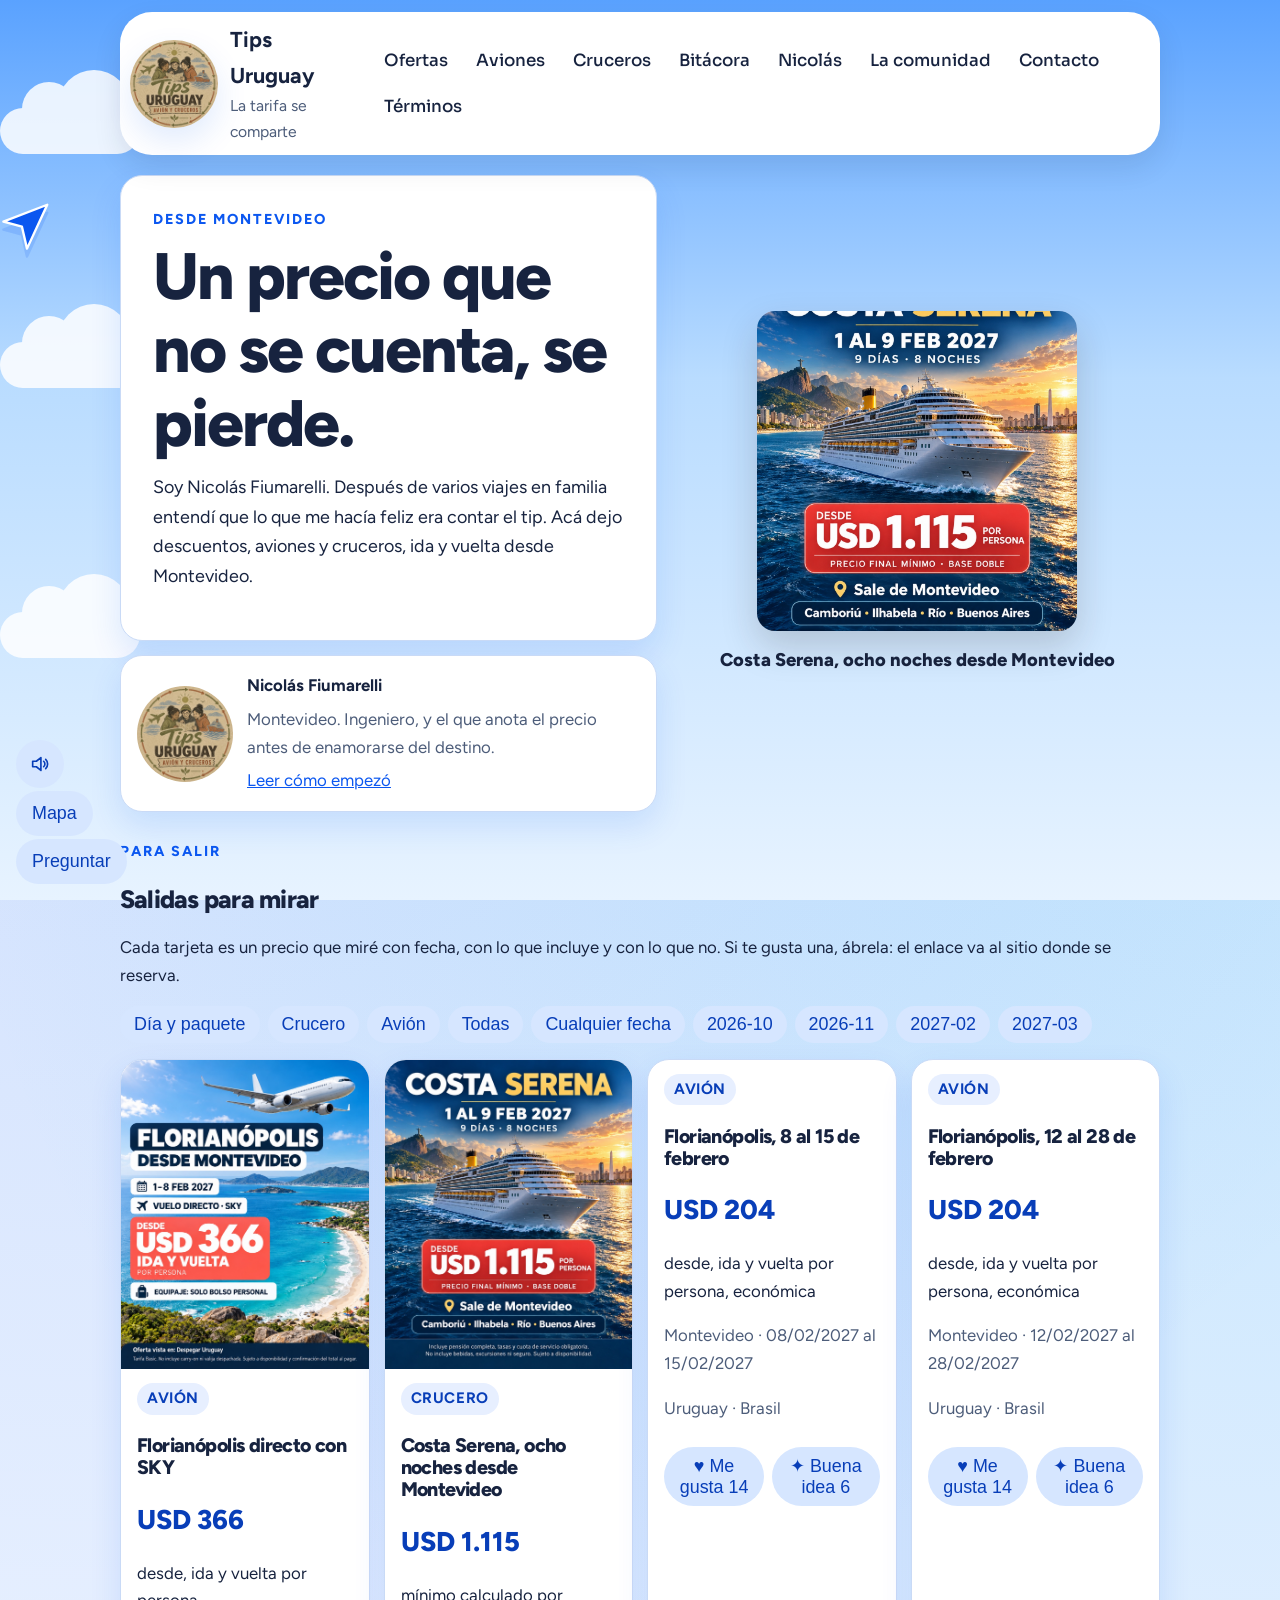
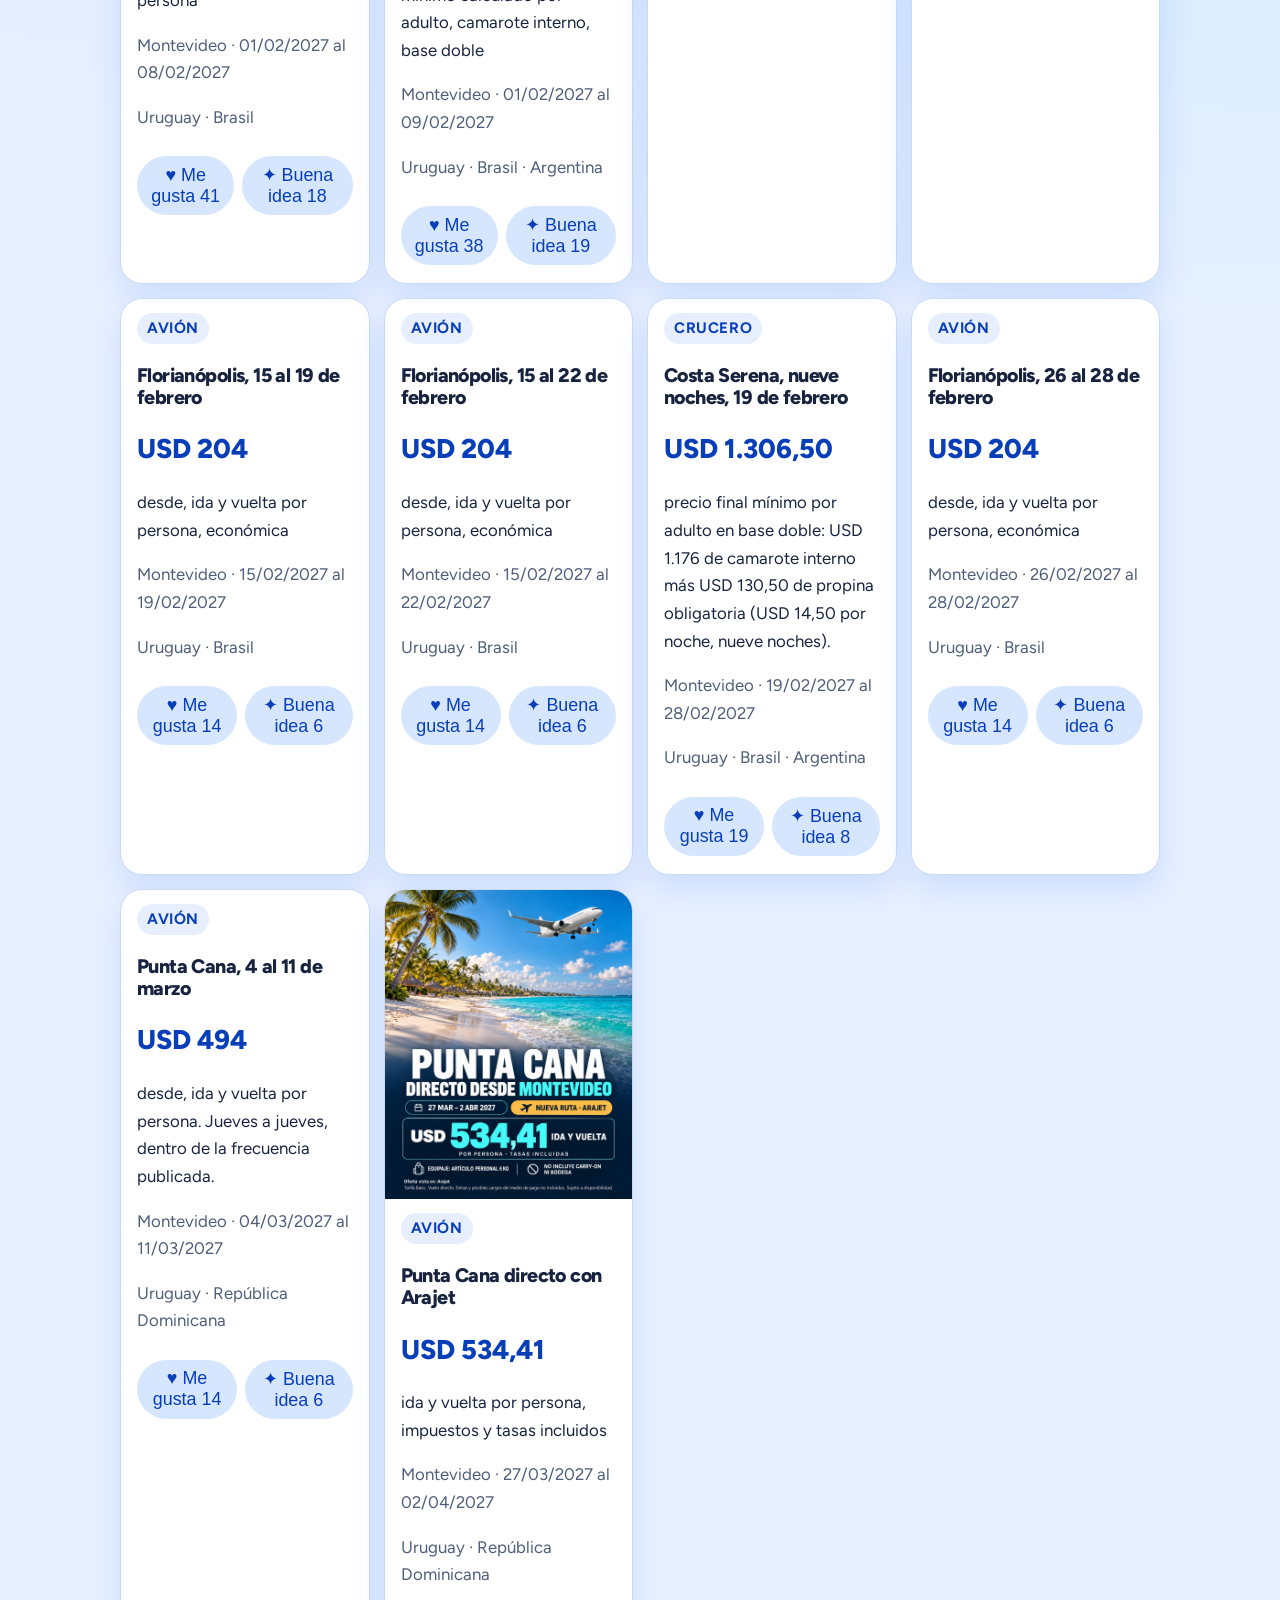
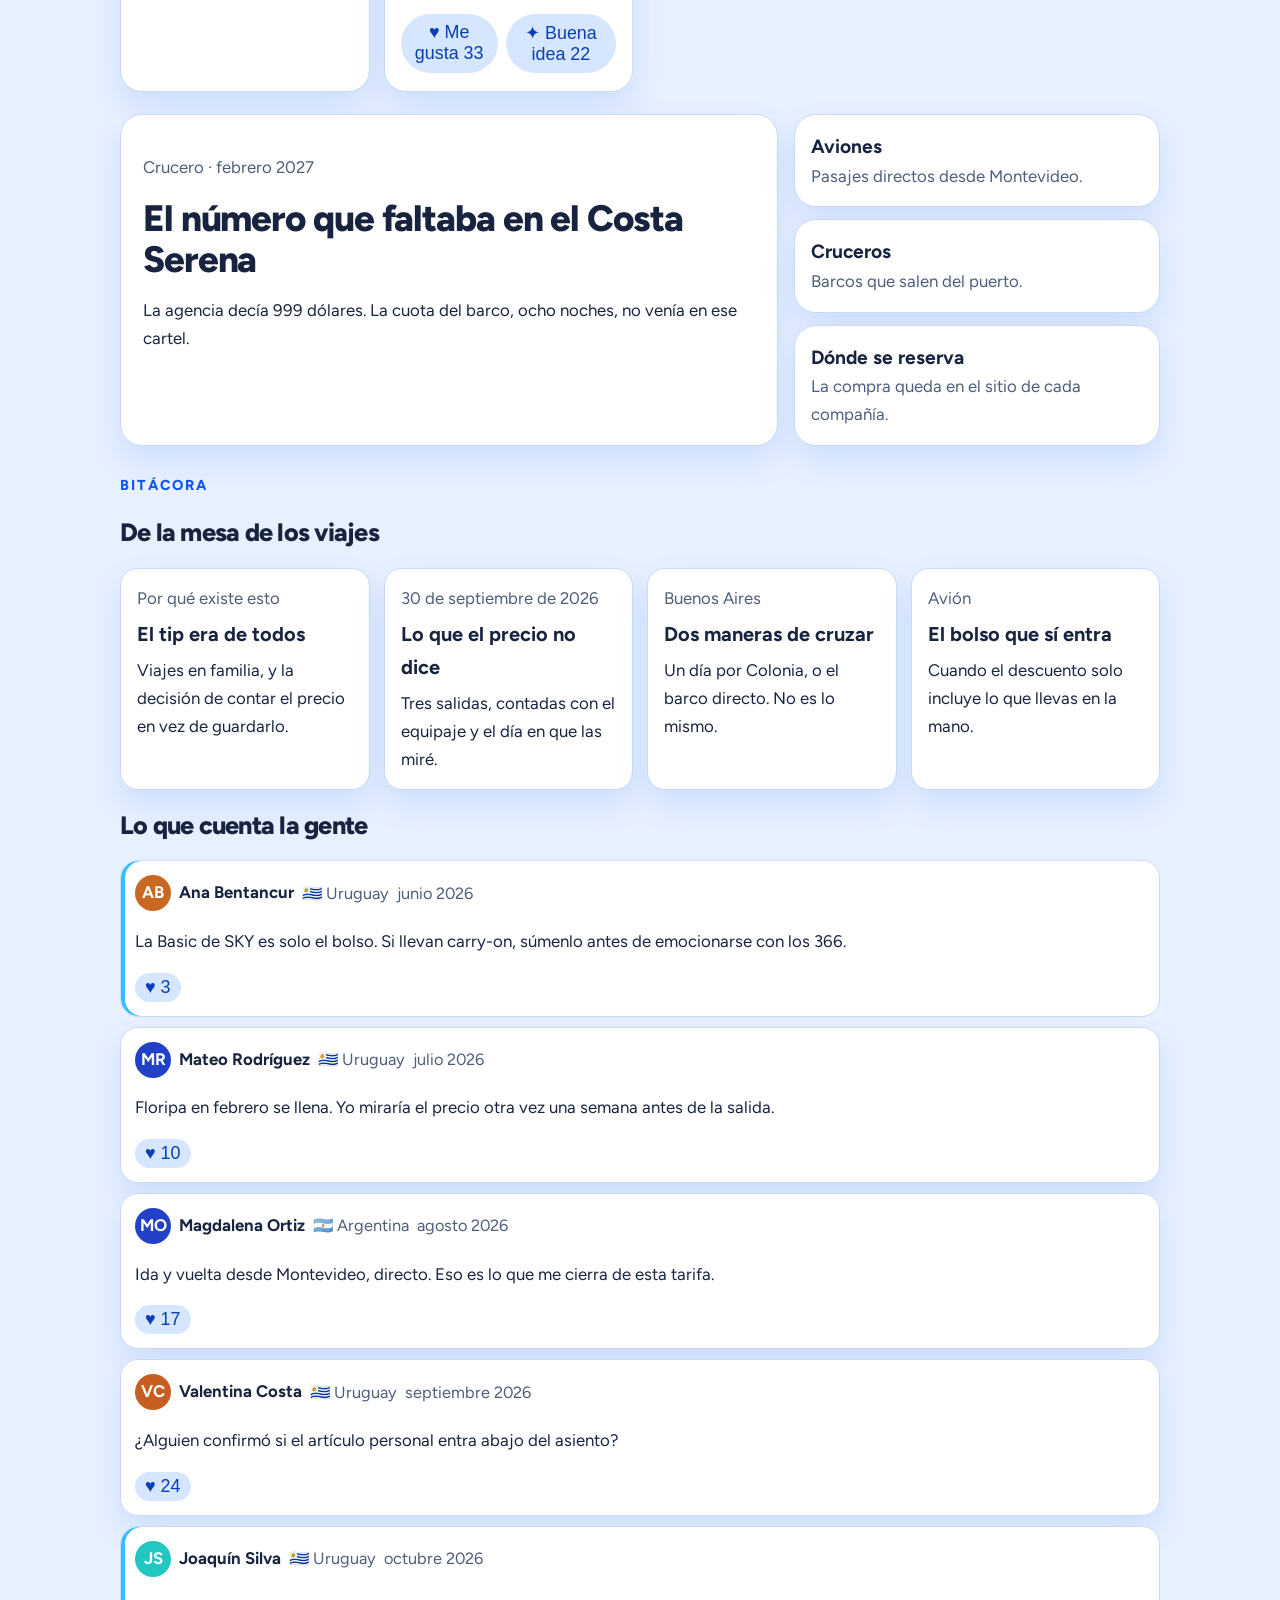
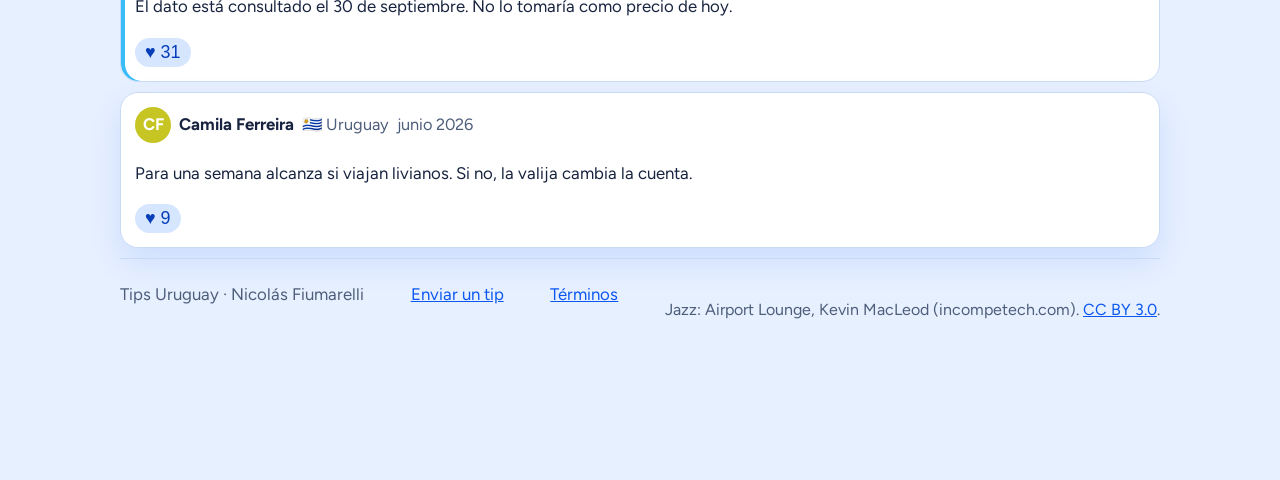
<file: index.html>
<!DOCTYPE html>
<html lang="es-UY">
<head>
  <meta charset="utf-8">
  <meta name="viewport" content="width=device-width, initial-scale=1">
  <title>Tips Uruguay — precios y tips desde Montevideo</title>
  <meta name="description" content="Comunidad de Nicolás Fiumarelli. Tips, descuentos, aviones y cruceros ida y vuelta desde Montevideo.">
  <link rel="stylesheet" href="css/site.css">
</head>
<body>
  <div class="wrap">
    <header class="top">
      <a class="brand" href="#inicio" data-ir="inicio" aria-label="Ir al inicio"><img src="img/logo.jpg" alt=""><span><strong>Tips Uruguay</strong><em>La tarifa se comparte</em></span></a>
      <nav class="desktop-nav">
        <a href="#ofertas" data-ir="ofertas">Ofertas</a>
        <a href="#aviones" data-ir="aviones">Aviones</a>
        <a href="#cruceros" data-ir="cruceros">Cruceros</a>
        <a href="#bitacora" data-ir="bitacora">Bitácora</a>
        <a href="#nicolas" data-ir="nicolas">Nicolás</a>
        <a href="#comunidad" data-ir="comunidad">La comunidad</a>
        <a href="#contacto" data-ir="contacto">Contacto</a>
        <a href="#terminos" data-ir="terminos">Términos</a>
      </nav>
      <details class="menu">
        <summary>Secciones</summary>
        <nav>
          <a href="#ofertas" data-ir="ofertas">Ofertas</a>
          <a href="#aviones" data-ir="aviones">Aviones</a>
          <a href="#cruceros" data-ir="cruceros">Cruceros</a>
          <a href="#bitacora" data-ir="bitacora">Bitácora</a>
          <a href="#nicolas" data-ir="nicolas">Nicolás</a>
          <a href="#comunidad" data-ir="comunidad">La comunidad</a>
          <a href="#contacto" data-ir="contacto">Contacto</a>
          <a href="#terminos" data-ir="terminos">Términos</a>
        </nav>
      </details>
    </header>

    <div data-seccion="inicio">
      <section class="hero">
        <div class="hero-texto">
          <div class="intro">
            <p class="kicker">Desde Montevideo</p>
            <h1>Un precio que no se cuenta, se pierde.</h1>
            <p class="lede">Soy Nicolás Fiumarelli. Después de varios viajes en familia entendí que lo que me hacía feliz era contar el tip. Acá dejo descuentos, aviones y cruceros, ida y vuelta desde Montevideo.</p>
          </div>
          <aside class="author">
            <img src="img/logo.jpg" alt="">
            <div>
              <strong>Nicolás Fiumarelli</strong>
              <p>Montevideo. Ingeniero, y el que anota el precio antes de enamorarse del destino.</p>
              <p><a href="#nota-compartir">Leer cómo empezó</a></p>
            </div>
          </aside>
        </div>
        <div class="cubo-escena" data-cubo aria-live="polite"></div>
      </section>
      <section>
        <p class="kicker">Para salir</p>
        <h2>Salidas para mirar</h2>
        <p>Cada tarjeta es un precio que miré con fecha, con lo que incluye y con lo que no. Si te gusta una, ábrela: el enlace va al sitio donde se reserva.</p>
        <div class="cards" data-ofertas></div>
      </section>
      <section class="layout" style="margin-top:22px">
        <a class="note" href="#nota-costa">
          <p class="meta">Crucero · febrero 2027</p>
          <h2>El número que faltaba en el Costa Serena</h2>
          <p>La agencia decía 999 dólares. La cuota del barco, ocho noches, no venía en ese cartel.</p>
        </a>
        <div class="side">
          <a href="#aviones"><strong>Aviones</strong><span class="meta">Pasajes directos desde Montevideo.</span></a>
          <a href="#cruceros"><strong>Cruceros</strong><span class="meta">Barcos que salen del puerto.</span></a>
          <a href="#comunidad"><strong>Dónde se reserva</strong><span class="meta">La compra queda en el sitio de cada compañía.</span></a>
        </div>
      </section>
      <section>
        <p class="kicker">Bitácora</p>
        <h2>De la mesa de los viajes</h2>
        <div class="notas">
          <a href="#nota-compartir"><span class="meta">Por qué existe esto</span><strong>El tip era de todos</strong><span>Viajes en familia, y la decisión de contar el precio en vez de guardarlo.</span></a>
          <a href="#nota-tarifa"><span class="meta">30 de septiembre de 2026</span><strong>Lo que el precio no dice</strong><span>Tres salidas, contadas con el equipaje y el día en que las miré.</span></a>
          <a href="#nota-cruzar"><span class="meta">Buenos Aires</span><strong>Dos maneras de cruzar</strong><span>Un día por Colonia, o el barco directo. No es lo mismo.</span></a>
          <a href="#nota-bolso"><span class="meta">Avión</span><strong>El bolso que sí entra</strong><span>Cuando el descuento solo incluye lo que llevas en la mano.</span></a>
        </div>
      </section>
      <section data-voces></section>
    </div>

    <div data-seccion="ofertas" hidden>
      <article class="post">
        <p class="kicker">Para salir</p>
        <h1>Lo que hay para mirar</h1>
        <p>Precios de avión, crucero y un día en Buenos Aires, todos con salida desde Montevideo. Cada uno tiene fecha. Si esa fecha ya pasó, deja de aparecer.</p>
        <div class="cards" data-ofertas></div>
        <div data-voces></div>
      </article>
    </div>

    <div data-seccion="aviones" hidden>
      <article class="post">
        <p class="kicker">Aviones</p>
        <h1>Pasajes ida y vuelta desde Montevideo.</h1>
        <p>Estos pasajes salen de Montevideo y vuelven a Montevideo. A veces el precio lindo solo incluye el bolso de mano. El carry-on y la valija aparecen después, cuando el número ya te convenció. Acá quedan contados antes.</p>
        <div class="cards" data-ofertas data-tipo="avion"></div>
      </article>
    </div>

    <div data-seccion="cruceros" hidden>
      <article class="post">
        <p class="kicker">Cruceros</p>
        <h1>Barcos que salen de Montevideo.</h1>
        <p>Barcos que zarpan de Montevideo. El cartel de la agencia no siempre trae la cuota del crucero. Cuando falta, la sumo antes de contarte el precio.</p>
        <div class="cards" data-ofertas data-tipo="crucero"></div>
      </article>
    </div>

    <div data-seccion="bitacora" hidden>
      <article class="post">
        <p class="kicker">Nicolás Fiumarelli</p>
        <h1>Lo que voy anotando.</h1>
        <p>Acá están las notas largas: por qué empecé a contar los precios, por qué todo sale de Montevideo, y las salidas que miré con calma. Cuando hay un número, dejo el día. El pasaje se compra en otro sitio.</p>
      </article>
      <div class="notas">
        <a href="#nota-compartir"><span class="meta">Inicio</span><strong>El tip era de todos</strong><span>Viajes en familia, y por qué dejé de guardar el precio para mí.</span></a>
        <a href="#nota-montevideo"><span class="meta">Casa</span><strong>Siempre ida y vuelta</strong><span>Si no sale de Montevideo y no vuelve, acá no lo cuento.</span></a>
        <a href="#nota-tarifa"><span class="meta">30 de septiembre de 2026</span><strong>Lo que el precio no dice</strong><span>Florianópolis, Punta Cana y un día en Buenos Aires.</span></a>
        <a href="#nota-costa"><span class="meta">Crucero</span><strong>El número que faltaba</strong><span>La cuota del Costa Serena, aparte del cartel de la agencia.</span></a>
        <a href="#nota-cruzar"><span class="meta">Buenos Aires</span><strong>Dos maneras de cruzar</strong><span>Colonia de ida y vuelta en el día, o el Francisco directo.</span></a>
        <a href="#nota-bolso"><span class="meta">Avión</span><strong>El bolso que sí entra</strong><span>SKY y Arajet, cuando la tarifa básica es solo el artículo personal.</span></a>
      </div>
    </div>

    <div data-seccion="nota-compartir" hidden>
      <article class="post">
        <p class="kicker">Nicolás Fiumarelli · experiencia</p>
        <h1>El día que entendí que el tip era de todos.</h1>
        <p class="meta">16 de octubre de 2026</p>
        <p>Los viajes que me formaron fueron en familia. Salir, volver, armar la valija otra vez. En esa repetición aparece un oficio chico: mirar el precio dos veces, preguntar qué incluye el equipaje, anotar el horario del ferry, acordarse de la cuota que el crucero no muestra en el número grande.</p>
        <p>Durante un tiempo eso se quedaba en casa. Un papel, un mensaje, una conversación en la mesa. Me di cuenta de que compartir el tip entre todos era lo que me hacía feliz. No el destino en sí, o no solo el destino. La parte en que alguien más sale porque el dato circuló.</p>
        <p>Ahí nació esta comunidad. Tips, descuentos, aviones y cruceros. Experiencias por el mundo con una condición que me importa: ida y vuelta desde Montevideo. Acercar precios, paquetes y ofertas, y decir con claridad qué está adentro del número.</p>
        <p>Me gusta pensarlo así: el dato no se guarda en un cajón. Alguien lo usa para salir, y a la vuelta trae otro. Una familia cuenta el horario del ferry. Otra, la cuota que el crucero no mostraba en el número grande. Así esto sigue teniendo algo nuevo.</p>
        <p class="callout">Esta nota es mía, no es un pasaje. Cuando cuento un precio, dejo el día en que lo miré, de dónde salió y qué no incluye.</p>
        <p><a href="#nota-montevideo">Siguiente: por qué todo sale de Montevideo</a></p>
      </article>
    </div>

    <div data-seccion="nota-montevideo" hidden>
      <article class="post">
        <p class="kicker">Nicolás Fiumarelli · experiencia</p>
        <h1>Si no sale de Montevideo, en esta bitácora no entra.</h1>
        <p class="meta">16 de octubre de 2026</p>
        <p>Vivo en Montevideo. La familia sale de acá y vuelve para acá. Por eso un precio “desde Miami” o “desde Madrid”, por lindo que sea, no le sirve a esta comunidad si no dice cómo se llega desde casa.</p>
        <p>Miro tres cosas. Un avión, cuando el descuento es un pasaje. Un crucero, cuando el barco zarpa del puerto. Y el cruce, cuando alguien junta bus y ferry y hay que desarmarlo para ver qué está incluido.</p>
        <p>El ida y vuelta no es un detalle. Es la pregunta. ¿El número es por persona? ¿Vuelves el mismo día o dejas una noche afuera? ¿El equipaje entra o es un costo que aparece al pagar? Esas preguntas me las hacía en los viajes en familia. Son las mismas que dejo por escrito.</p>
        <p>En Instagram la cuenta es <a href="https://www.instagram.com/tipsuruguay/">@tipsuruguay</a>. Acá queda la versión larga, la que se puede releer cuando la promo ya no está en la historia.</p>
        <p><a href="#nota-tarifa">Siguiente: cómo leo una tarifa antes de pasarla</a></p>
      </article>
    </div>

    <div data-seccion="nota-tarifa" hidden>
      <article class="post">
        <p class="kicker">Nicolás Fiumarelli · 30 de septiembre de 2026</p>
        <h1>Lo que el precio no dice.</h1>
        <p class="meta">Tres salidas desde Montevideo</p>
        <p>Ese día me senté a mirar tres maneras de salir de casa. No para hacer una planilla. Para poder contárselas a alguien que está por viajar y no quiere una sorpresa en el último clic.</p>
        <p>La primera fue Florianópolis, del 1 al 8 de febrero de 2027. SKY tenía un directo desde USD 366, ida y vuelta, por persona. La tarifa Basic incluye el bolso o el artículo personal. El carry-on y la valija se pagan aparte. Lo vi en Despegar Uruguay y lo contrasté en SKY. El número es lindo si viajas liviano. Si la familia lleva una valija cada una, ya es otro viaje.</p>
        <p>La segunda fue Punta Cana, del 27 de marzo al 2 de abril de 2027. Arajet publicaba USD 534,41 ida y vuelta por persona, impuestos incluidos. En Basic entra un artículo personal de hasta 6 kg. No entran el carry-on, la valija, el asiento ni los cambios. Lo miré en el buscador de Arajet. Para una semana de playa, ese bolso se llena antes de salir de casa.</p>
        <p>La tercera no era un avión. Buenos Aires, un día, publicado hasta el 30 de noviembre de 2026. Colonia Express tenía un day tour desde UYU 2.697 por persona: bus y ferry, sin hotel. Sale a las 05:00 y vuelve a las 20:00. Alcanza para caminar, comer y volver. No alcanza para dormir.</p>
        <p>Cuando un precio dice “desde”, es un piso, no una promesa. Cuando falta un cargo que hay que pagar sí o sí, lo sumo antes de contarlo. Estas tres quedaron con el día en que las miré, porque un número sin fecha envejece mal.</p>
        <p class="callout">Pueden cambiar o agotarse. Si vas a comprar, abre el sitio ese mismo día y confirma el total.</p>
        <p><a href="#nota-costa">El crucero, y la cuota que no venía en el cartel</a> · <a href="#nota-cruzar">las dos formas de llegar a Buenos Aires</a></p>
      </article>
    </div>

    <div data-seccion="nota-costa" hidden>
      <article class="post">
        <p class="kicker">Crucero · tarifa para pasar</p>
        <h1>Ocho noches en el Costa Serena, y el número que faltaba.</h1>
        <p class="meta">Lo miré el 30 de septiembre de 2026</p>
        <p>El Costa Serena sale de Montevideo el 1 de febrero de 2027 y vuelve el 9. Son 9 días y 8 noches, con escalas en Camboriú, Ilhabela, Río de Janeiro y Buenos Aires. Me gustó la ruta porque vuelve a casa sin tener que armar un vuelo de regreso.</p>
        <p>La agencia publicaba desde USD 999 por persona en base doble, con pensión completa y tasas. Después vi la cuota de servicio de Costa, que es obligatoria: USD 14,50 por adulto y por noche. Ocho noches son USD 116. El mínimo que puedo contar, con honestidad, queda en <strong>USD 1.115 por adulto</strong>, camarote interno, base doble.</p>
        <p>No incluye bebidas, excursiones, seguro ni lo que se consume a bordo. La escala del 1 de febrero de 2027 en Montevideo figura autorizada por la Administración Nacional de Puertos. El precio de la agencia lo vi en AC Viajes Uruguay.</p>
        <p>Yo no estuve en ese barco. Vi el precio y sumé lo que el cartel dejaba afuera. Si alguien de la comunidad navega y vuelve con un dato —un camarote, un puerto, una excursión que valió la pena—, ese relato va a ser mejor que el mío.</p>
        <p class="callout">El cupo se acaba. Si lo reservas otro día, vuelve a sumar la cuota del barco antes de decidir.</p>
      </article>
    </div>

    <div data-seccion="nota-cruzar" hidden>
      <article class="post">
        <p class="kicker">Buenos Aires · lo miré el 30 de septiembre de 2026</p>
        <h1>Dos maneras de cruzar, y no son la misma.</h1>
        <p>Cuando alguien de Montevideo dice “me voy a Buenos Aires”, casi nunca aclara cómo vuelve. Yo ahora pregunto eso primero. Hay un día entero, de ida y vuelta, y hay una noche del otro lado. El precio cambia, y también cambia el cansancio.</p>
        <p>La versión corta es Colonia Express. Un day tour desde UYU 2.697 por persona, publicado hasta el 30 de noviembre de 2026. El bus sale de Montevideo a las 05:00, cruza en ferry por Colonia y deja tiempo libre en Buenos Aires. A las 20:00 estás de vuelta. No hay hotel. No hay valija que facturar. Hay un día largo, un café, una caminata, y la cama propia a la noche.</p>
        <p>Después de las 24 horas de comprado, ese pase no admite cambios ni devolución. Lo digo porque es fácil entusiasmarse un martes y arrepentirse un jueves. Si las fechas no están firmes, este no es el cruce.</p>
        <p>La otra manera es el Francisco, de Buquebus, directo. Para el 12 al 14 de noviembre de 2026 vi UYU 3.080 por persona en clase económica, ida y vuelta. Sales de Montevideo y llegas a Buenos Aires, sin bajar en Colonia a cambiar de vehículo. Dos noches del otro lado, o al menos una cama que no es la de casa. Conviene verlo antes del 11 de noviembre.</p>
        <p>A mí me sirve pensarlos juntos. Si solo quieres el día, el ferry de Colonia es el tip. Si quieres despertarte en Buenos Aires, el directo vale la diferencia. Los dos salen de Montevideo y los dos vuelven. Por eso están acá.</p>
        <p class="callout">Los números son los que vi ese día. El barco y el ferry cambian de cupo. Ábrelos de nuevo antes de pagar.</p>
        <p><a href="#nota-tarifa">Las otras salidas de ese día</a></p>
      </article>
    </div>

    <div data-seccion="nota-bolso" hidden>
      <article class="post">
        <p class="kicker">Avión · lo miré el 30 de septiembre de 2026</p>
        <h1>El bolso que sí entra.</h1>
        <p>Hay un momento, en la cocina, en el que el precio del pasaje parece cerrado y alguien pregunta por la valija. Ahí se desarma el entusiasmo. Por eso, cuando miro un avión, el equipaje va en la misma frase que el precio.</p>
        <p>Florianópolis, del 1 al 8 de febrero de 2027. SKY tenía un directo desde Montevideo, desde USD 366 ida y vuelta por persona. La tarifa Basic es el bolso o el artículo personal. El carry-on no entra. La valija despachada tampoco. Lo vi en Despegar Uruguay y lo contrasté con SKY. Para una semana, si viajas solo y sabes armar una mochila, puede alcanzar. Si van tres y cada uno quiere su carry-on, suma eso antes de contar el descuento en la mesa.</p>
        <p>Punta Cana es más estricta en la letra. Del 27 de marzo al 2 de abril de 2027, Arajet publicaba USD 534,41 ida y vuelta por persona, con impuestos y tasas. Basic: un artículo personal de hasta 6 kg. Sin carry-on, sin valija, sin asiento elegido y sin cambios. Seis kilos es un bolso chico, no una semana de playa disfrazada de equipaje de mano. Lo miré en el buscador de Arajet.</p>
        <p>No digo que esas tarifas estén mal. Digo que el número grande es el principio de la conversación. A una familia le conviene la tarifa con valija, aunque se vea más cara en el primer pantallazo. A alguien que viaja con una mochila, el básico le ahorra de verdad.</p>
        <p class="callout">Los dos son directos y los dos vuelven a Montevideo. Confirma el total el día que pagues: el cupo de esa tarifa se mueve.</p>
        <p><a href="#nota-montevideo">Por qué miro solo lo que sale de casa</a></p>
      </article>
    </div>

    <div data-seccion="nicolas" hidden>
      <article class="post">
        <p class="kicker">Quién escribe</p>
        <h1>Nicolás Fiumarelli, desde Montevideo.</h1>
        <p>Soy ingeniero en computación, egresado de la Universidad de la República, y vivo en Montevideo. Desde 2012 trabajo con redes e internet en LACNIC. Participo en ISOC Uruguay, fui cofundador de Youth IGF Uruguay y de IoT CS LAC, y soy fellow de ICANN. Esa es la mesa del trabajo. Esta es la otra.</p>
        <p>Durante años los viajes fueron en familia. Salir, volver, armar la valija otra vez. En algún momento me di cuenta de que lo que me hacía feliz no era encontrar el precio y dejarlo para mí. Era contarlo. Un descuento que se queda en casa se enfría. Un tip que llega a otra persona le sirve a quien sale la semana que viene.</p>
        <p>Por eso existe Tips Uruguay. Compartimos tips, descuentos, aviones y cruceros, siempre ida y vuelta desde Montevideo. La compra se hace en el sitio de cada compañía. Si quieres el detalle de eso, está en <a href="#comunidad">la comunidad</a>.</p>
        <p>No escribo como si hubiera tomado cada vuelo que publico. Escribo el precio que vi, el día en que lo vi, y lo que el número deja afuera. El viaje, cuando ocurre, lo cuenta quien lo hizo.</p>
        <p><a href="#nota-compartir">La primera experiencia, en primera persona</a></p>
      </article>
    </div>

    <div data-seccion="comunidad" hidden>
      <article class="post">
        <p class="kicker">La comunidad</p>
        <h1>Gente que se pasa el dato.</h1>
        <p>Tips Uruguay junta a quienes salen de Montevideo. Compartimos tips, descuentos, aviones y cruceros, y acercamos precios para viajes de ida y vuelta.</p>
        <p>La compra no se hace acá. Cada enlace abre el sitio de quien vende el pasaje, el camarote o la excursión. Si hay que hablar de empresa, es una empresa de anuncios: no emitimos el boleto y no cobramos la estadía.</p>
        <h2>Dónde miro, y dónde se reserva</h2>
        <p>Para hoteles y actividades uso los comparadores de siempre. Para el avión, el barco o el ferry, prefiero ir también a la compañía. Estos son los sitios que vas a encontrar en las salidas.</p>
        <ul class="sites">
          <li><a href="https://www.booking.com/">Booking</a></li>
          <li><a href="https://www.expedia.com/">Expedia</a></li>
          <li><a href="https://www.hotels.com/">Hotels.com</a></li>
          <li><a href="https://www.agoda.com/">Agoda</a></li>
          <li><a href="https://www.despegar.com.uy/">Despegar</a></li>
          <li><a href="https://www.civitatis.com/">Civitatis</a></li>
          <li><a href="https://www.getyourguide.com/">GetYourGuide</a></li>
          <li><a href="https://www.arajet.com/">Arajet</a></li>
          <li><a href="https://www.skyairline.com/">SKY</a></li>
          <li><a href="https://www.voegol.com.br/">GOL</a></li>
          <li><a href="https://www.buquebus.com/">Buquebus</a></li>
          <li><a href="https://www.coloniaexpress.com/">Colonia Express</a></li>
          <li><a href="https://www.costacruises.com/">Costa Cruceros</a></li>
        </ul>
        <p>Si una salida de esta página te sirve, el botón te lleva a uno de estos sitios. El precio que yo vi puede haber cambiado: confírmalo ahí, el mismo día. Cómo funcionan los referidos está en <a href="#terminos">términos y condiciones</a>.</p>
      </article>
      <section class="post" data-hilos></section>
      <section data-voces></section>
    </div>

    <div data-seccion="contacto" hidden>
      <article class="post">
        <p class="kicker">Escribir</p>
        <h1>Si viste un precio, cuéntamelo.</h1>
        <p>Busco descuentos de avión y de crucero que salgan de Montevideo y vuelvan a Montevideo. Si encontraste uno, o si un precio de esta página cambió, escríbeme por <a href="https://www.instagram.com/tipsuruguay/">@tipsuruguay</a>.</p>
        <p>Con el destino, las fechas y el día en que lo viste alcanza. Si sabes qué incluye el equipaje, mejor. Así puedo contarlo con el mismo cuidado con el que miro los míos.</p>
        <p>También puedes escribirme si viajaste con una de estas salidas y quieres dejar cómo te fue. Esa parte, la de volver y contar, es la que más me gusta de esta comunidad.</p>
      </article>
    </div>

    <div data-seccion="terminos" hidden>
      <article class="post">
        <p class="kicker">Términos</p>
        <h1>Términos y condiciones</h1>
        <p>Tips Uruguay es un sitio de tips y de anuncios. Lo escribe Nicolás Fiumarelli, desde Montevideo. Acá se comparten precios vistos en otros sitios. Acá no se vende el pasaje, el camarote, el hotel ni la excursión.</p>
        <h2>Qué compro, y con quién</h2>
        <p>Cuando aprietas “precio final”, sales de esta página y entras al sitio de la compañía o de la agencia. El pago, la reserva, los cambios, las cancelaciones y el equipaje se resuelven ahí. El contrato es entre tú y esa empresa. Yo no emito el boleto, no cobro la estadía y no administro tu reserva.</p>
        <h2>Referidos</h2>
        <p>Algunos enlaces son de referido. Si reservas a través de ellos, la plataforma puede pagarme una comisión. Esa comisión la paga la plataforma. No es un recargo que yo sume al precio que ves. El total que vale es el que confirma el sitio el día que pagas.</p>
        <p>Así explican su propio sistema:</p>
        <ul class="sites">
          <li><a href="https://www.booking.com/affiliate-program/v2/index.html">Booking, cómo funciona el programa de afiliados</a></li>
          <li><a href="https://partnerships.booking.com/">Booking, el programa para partners</a></li>
          <li><a href="https://help.affiliates.expediagroup.com/hc/en-us/articles/13164069784727-How-do-I-create-Affiliate-Links">Expedia Group, cómo se arma un enlace de afiliado</a></li>
          <li><a href="https://partners.agoda.com/">Agoda, programa de afiliados</a></li>
          <li><a href="https://www.civitatis.com/es/afiliados/landing-preguntas-frecuentes/">Civitatis, preguntas del programa de afiliados</a></li>
          <li><a href="https://partner.getyourguide.com/en/home">GetYourGuide, programa de partners</a></li>
        </ul>
        <p>Hotels.com entra en el mismo programa de Expedia Group. Despegar, SKY, Arajet, GOL, Buquebus, Colonia Express y Costa Cruceros se abren en su propio sitio. Ahí rigen las condiciones de cada uno.</p>
        <h2>Precios</h2>
        <p>Un precio de esta página es el que vi en la fecha que dice la salida. Puede cambiar, agotarse o dejar de existir. “Desde” es un piso, no un total cerrado. Lo que no estaba incluido —valija, cuota del barco, bebidas, asiento— lo anoto cuando lo vi. Confírmalo en el sitio antes de pagar.</p>
        <h2>Responsabilidad</h2>
        <p>No me hago responsable de la reserva, del precio final, de la disponibilidad, de los cambios de itinerario, de las demoras, de lo que cobre la compañía ni de lo que diga su sitio. Tampoco de los comentarios que deja la gente: son opiniones de quienes escriben, no una promesa mía.</p>
        <p>Si algo no cierra, la consulta es con quien te vendió el viaje. Si quieres avisarme que un número cambió, escríbeme por <a href="https://www.instagram.com/tipsuruguay/">@tipsuruguay</a>.</p>
      </article>
    </div>

    <div data-seccion="salida" hidden>
      <article class="post" data-ficha></article>
      <p><a href="#ofertas">Volver a las ofertas</a></p>
    </div>

    <footer>
      <span>Tips Uruguay · Nicolás Fiumarelli</span>
      <a href="#contacto">Enviar un tip</a>
      <a href="#terminos">Términos</a>
      <p class="credito-jazz">Jazz: Airport Lounge, Kevin MacLeod (incompetech.com). <a href="https://creativecommons.org/licenses/by/3.0/">CC BY 3.0</a>.</p>
    </footer>
  </div>
  <script src="js/site.js"></script>
</body>
</html>
</file>
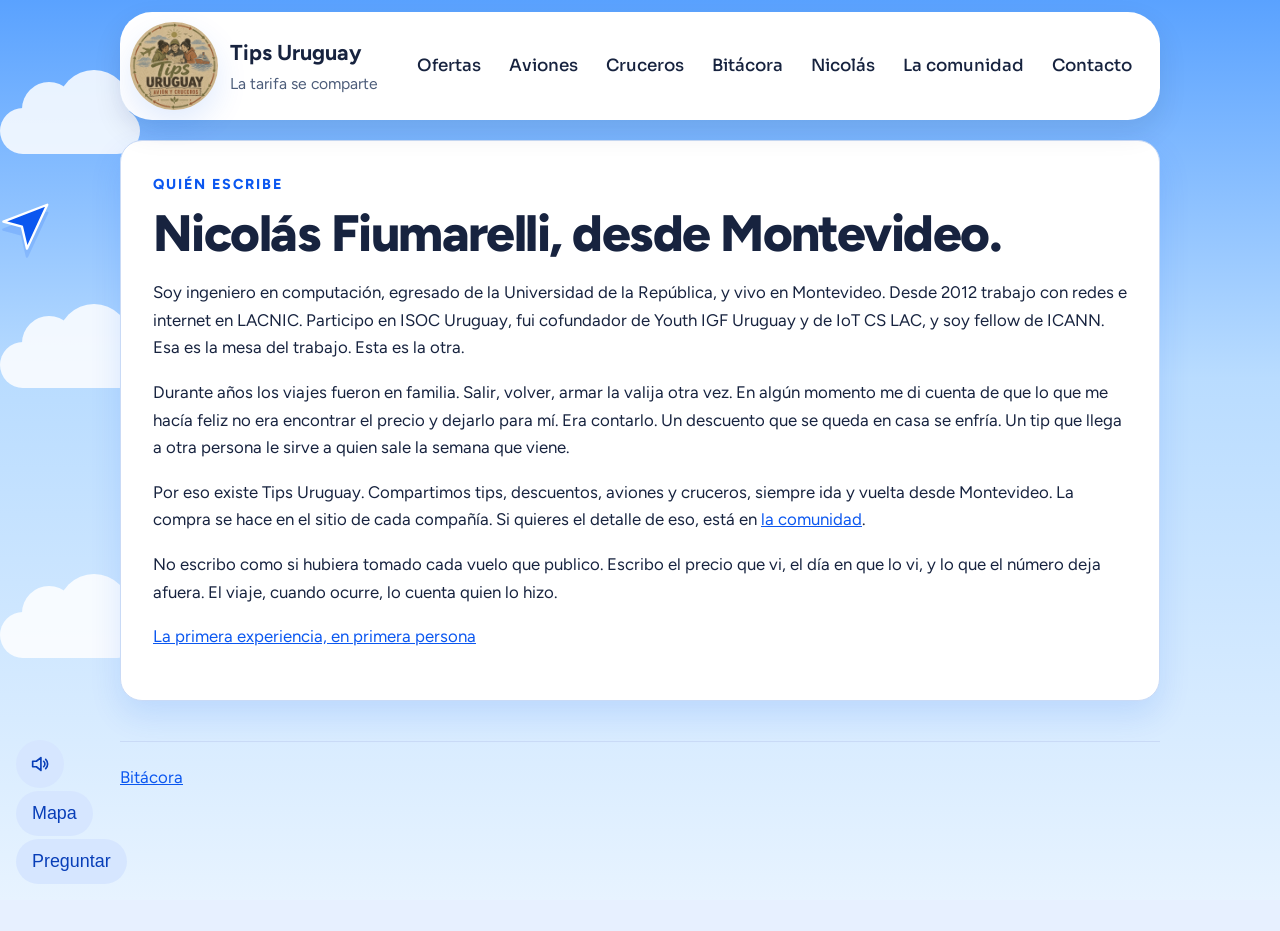
<file: acerca.html>
<!DOCTYPE html>
<html lang="es-UY">
<head>
  <meta charset="utf-8">
  <meta name="viewport" content="width=device-width, initial-scale=1">
  <title>Nicolás Fiumarelli — Tips Uruguay</title>
  <link rel="stylesheet" href="css/site.css">
</head>
<body>
  <div class="wrap">
    <header class="top">
      <a class="brand" href="index.html" aria-label="Ir al inicio"><img src="img/logo.jpg" alt="Tips Uruguay"><span><strong>Tips Uruguay</strong><em>La tarifa se comparte</em></span></a>
      <nav class="desktop-nav">
        <a href="ofertas.html">Ofertas</a><a href="aviones.html">Aviones</a><a href="cruceros.html">Cruceros</a>
        <a href="bitacora.html">Bitácora</a><a href="acerca.html">Nicolás</a><a href="comunidad.html">La comunidad</a><a href="contacto.html">Contacto</a>
      </nav>
      <details class="menu"><summary>Secciones</summary><nav>
        <a href="ofertas.html">Ofertas</a><a href="aviones.html">Aviones</a><a href="cruceros.html">Cruceros</a>
        <a href="bitacora.html">Bitácora</a><a href="acerca.html">Nicolás</a><a href="comunidad.html">La comunidad</a><a href="contacto.html">Contacto</a>
      </nav></details>
    </header>
    <article class="post">
      <p class="kicker">Quién escribe</p>
      <h1>Nicolás Fiumarelli, desde Montevideo.</h1>
      <p>Soy ingeniero en computación, egresado de la Universidad de la República, y vivo en Montevideo. Desde 2012 trabajo con redes e internet en LACNIC. Participo en ISOC Uruguay, fui cofundador de Youth IGF Uruguay y de IoT CS LAC, y soy fellow de ICANN. Esa es la mesa del trabajo. Esta es la otra.</p>
      <p>Durante años los viajes fueron en familia. Salir, volver, armar la valija otra vez. En algún momento me di cuenta de que lo que me hacía feliz no era encontrar el precio y dejarlo para mí. Era contarlo. Un descuento que se queda en casa se enfría. Un tip que llega a otra persona le sirve a quien sale la semana que viene.</p>
      <p>Por eso existe Tips Uruguay. Compartimos tips, descuentos, aviones y cruceros, siempre ida y vuelta desde Montevideo. La compra se hace en el sitio de cada compañía. Si quieres el detalle de eso, está en <a href="comunidad.html">la comunidad</a>.</p>
      <p>No escribo como si hubiera tomado cada vuelo que publico. Escribo el precio que vi, el día en que lo vi, y lo que el número deja afuera. El viaje, cuando ocurre, lo cuenta quien lo hizo.</p>
      <p><a href="notas/compartir-me-hace-feliz.html">La primera experiencia, en primera persona</a></p>
    </article>
    <footer><a href="bitacora.html">Bitácora</a></footer>
  </div>
  <script src="js/site.js"></script>
</body>
</html>
</file>
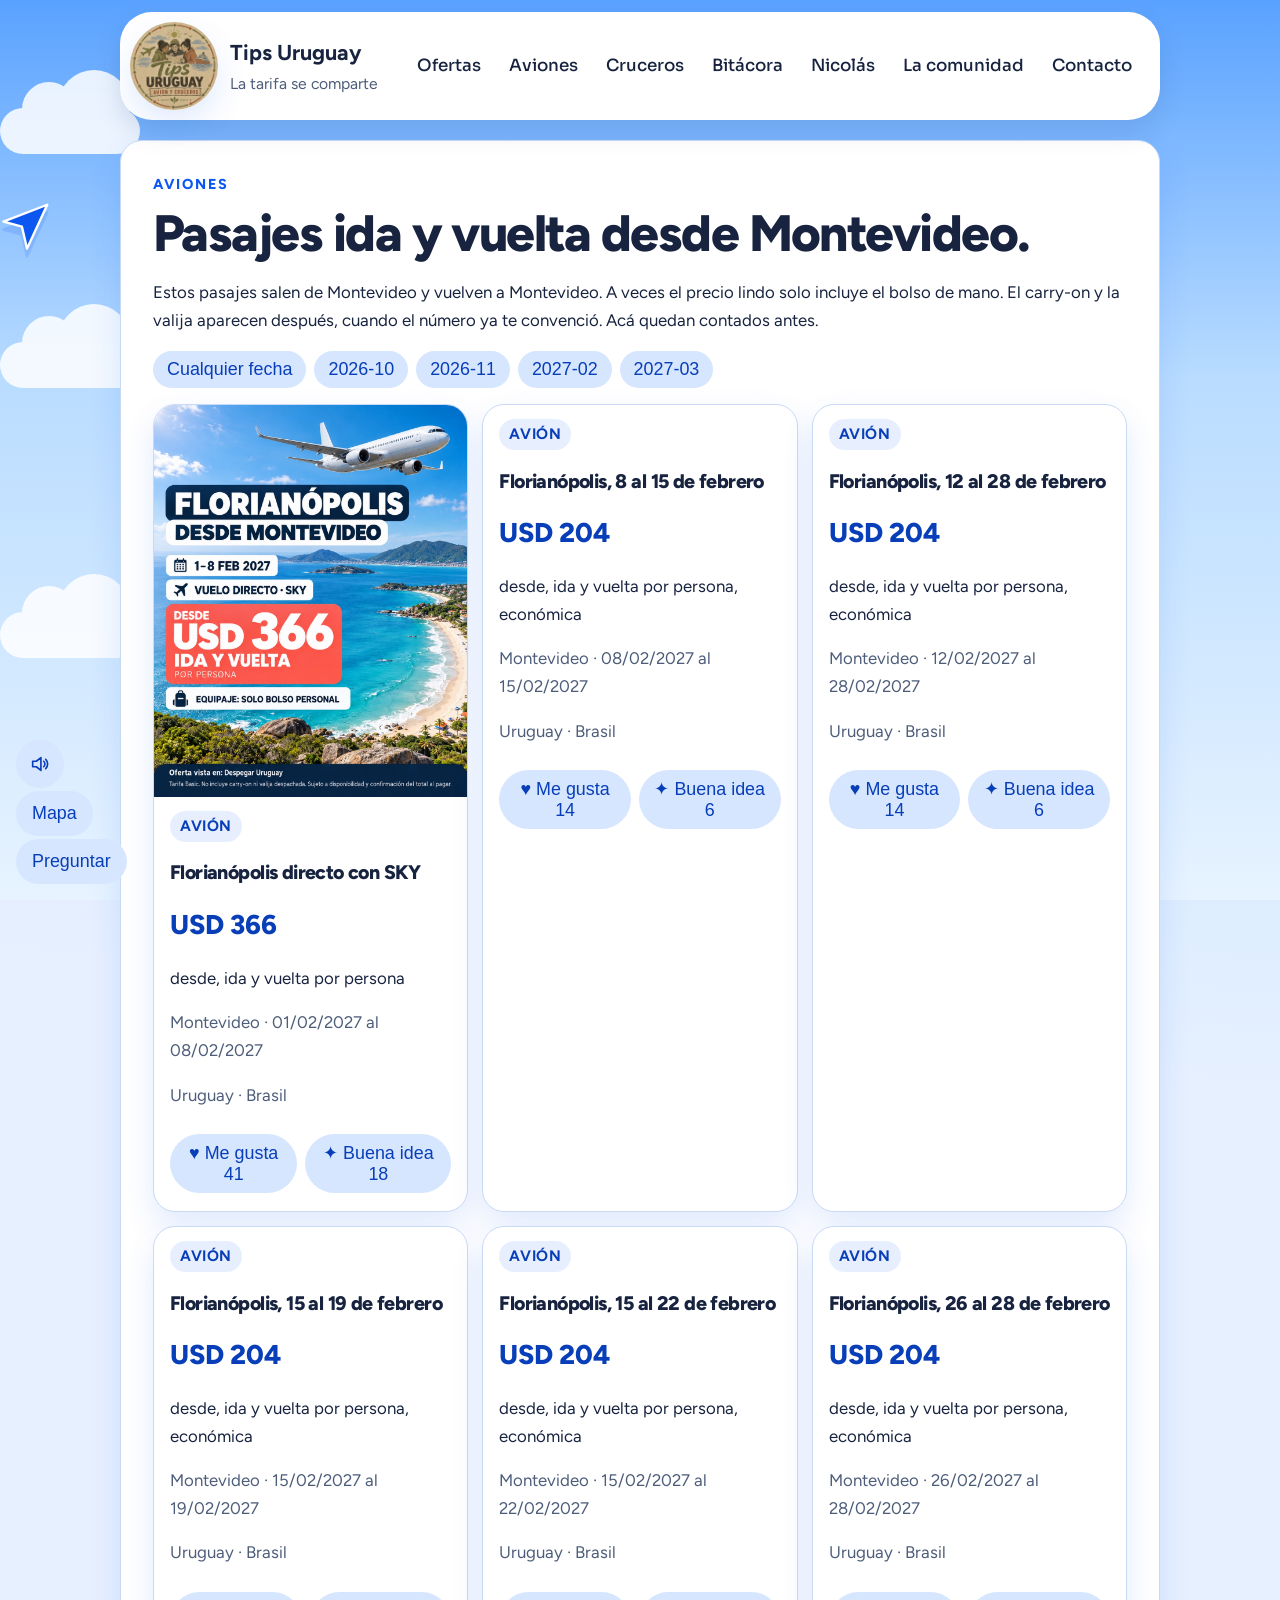
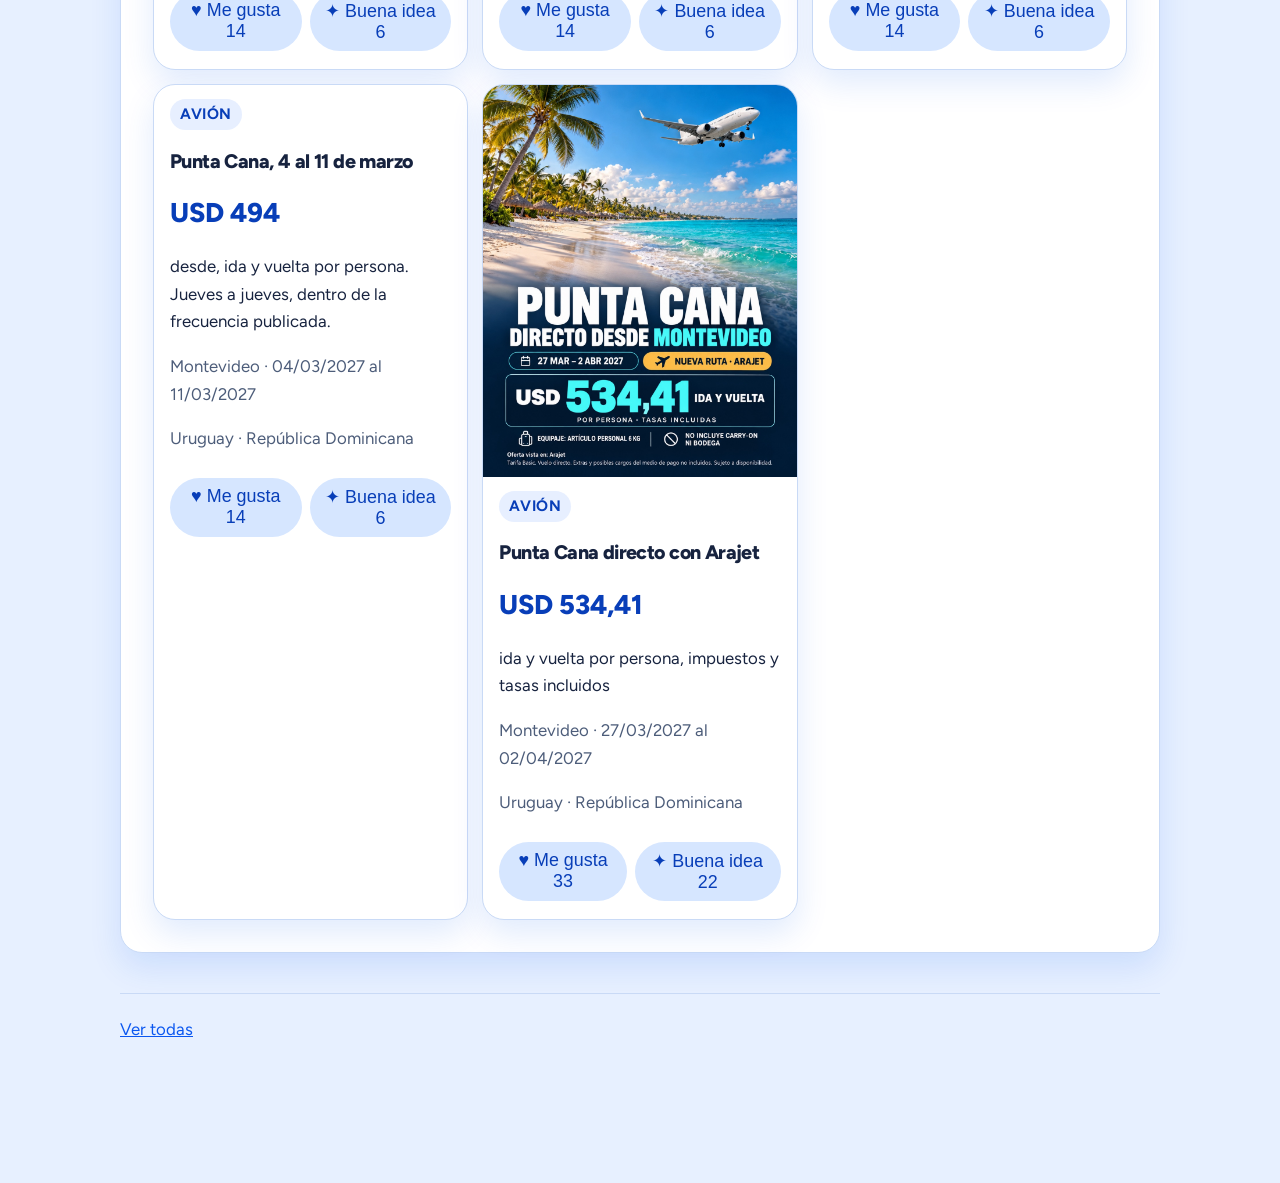
<file: aviones.html>
<!DOCTYPE html>
<html lang="es-UY">
<head>
  <meta charset="utf-8">
  <meta name="viewport" content="width=device-width, initial-scale=1">
  <title>Aviones — Tips Uruguay</title>
  <link rel="stylesheet" href="css/site.css">
</head>
<body>
  <div class="wrap">
    <header class="top">
      <a class="brand" href="index.html" aria-label="Ir al inicio"><img src="img/logo.jpg" alt="Tips Uruguay"><span><strong>Tips Uruguay</strong><em>La tarifa se comparte</em></span></a>
      <nav class="desktop-nav">
        <a href="ofertas.html">Ofertas</a><a href="aviones.html">Aviones</a><a href="cruceros.html">Cruceros</a>
        <a href="bitacora.html">Bitácora</a><a href="acerca.html">Nicolás</a><a href="comunidad.html">La comunidad</a><a href="contacto.html">Contacto</a>
      </nav>
      <details class="menu"><summary>Secciones</summary><nav>
        <a href="ofertas.html">Ofertas</a><a href="aviones.html">Aviones</a><a href="cruceros.html">Cruceros</a>
        <a href="bitacora.html">Bitácora</a><a href="acerca.html">Nicolás</a><a href="comunidad.html">La comunidad</a><a href="contacto.html">Contacto</a>
      </nav></details>
    </header>
    <article class="post">
      <p class="kicker">Aviones</p>
      <h1>Pasajes ida y vuelta desde Montevideo.</h1>
      <p>Estos pasajes salen de Montevideo y vuelven a Montevideo. A veces el precio lindo solo incluye el bolso de mano. El carry-on y la valija aparecen después, cuando el número ya te convenció. Acá quedan contados antes.</p>
      <div class="cards" data-ofertas data-tipo="avion"></div>
    </article>
    <footer><a href="ofertas.html">Ver todas</a></footer>
  </div>
  <script src="js/site.js"></script>
</body>
</html>
</file>
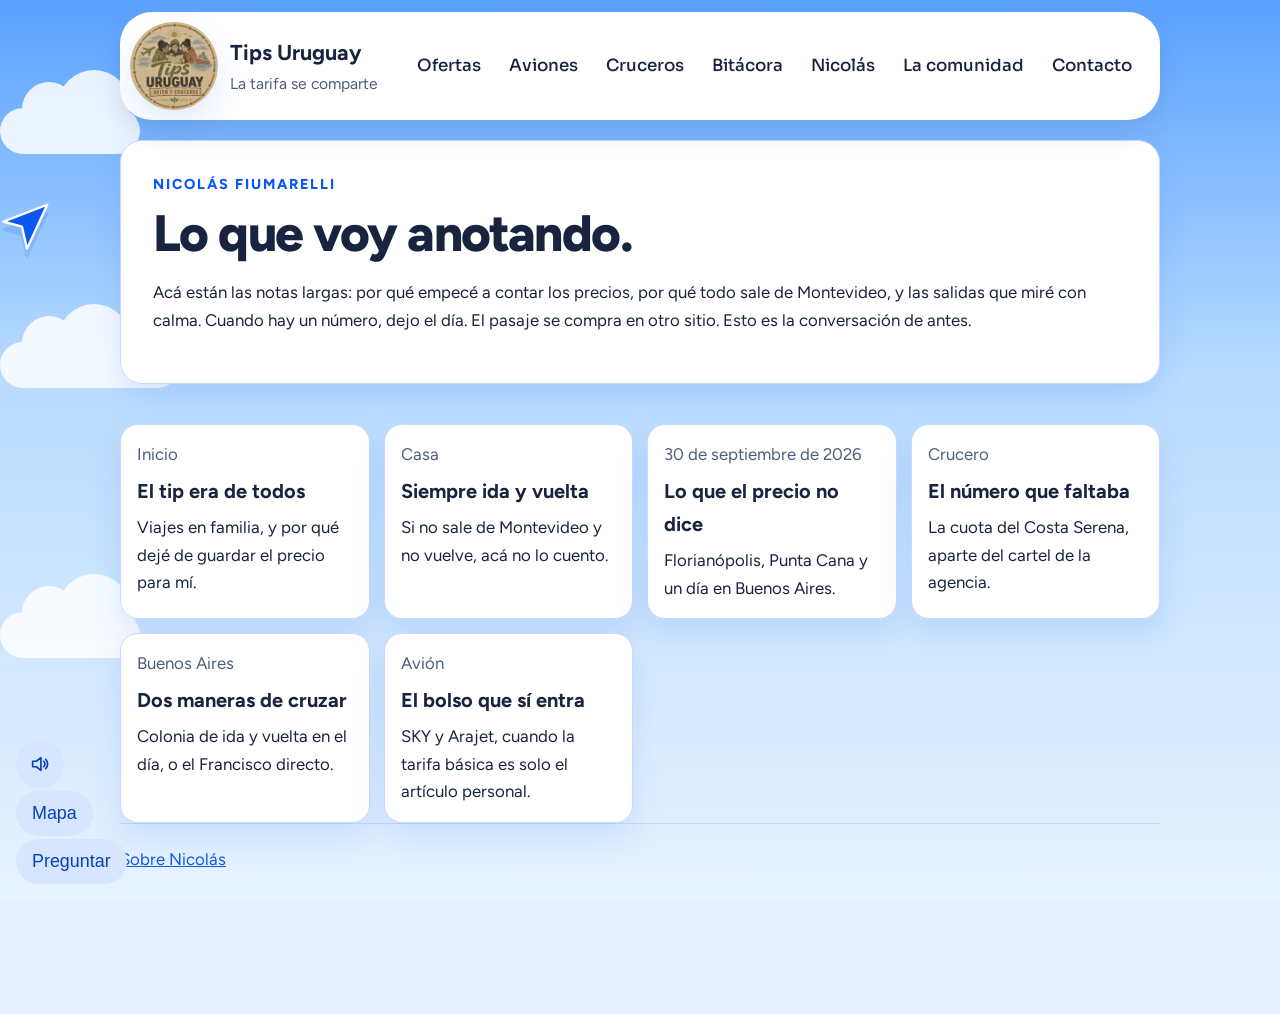
<file: bitacora.html>
<!DOCTYPE html>
<html lang="es-UY">
<head>
  <meta charset="utf-8">
  <meta name="viewport" content="width=device-width, initial-scale=1">
  <title>Bitácora — Tips Uruguay</title>
  <link rel="stylesheet" href="css/site.css">
</head>
<body>
  <div class="wrap">
    <header class="top">
      <a class="brand" href="index.html" aria-label="Ir al inicio"><img src="img/logo.jpg" alt="Tips Uruguay"><span><strong>Tips Uruguay</strong><em>La tarifa se comparte</em></span></a>
      <nav class="desktop-nav">
        <a href="ofertas.html">Ofertas</a><a href="aviones.html">Aviones</a><a href="cruceros.html">Cruceros</a>
        <a href="bitacora.html">Bitácora</a><a href="acerca.html">Nicolás</a><a href="comunidad.html">La comunidad</a><a href="contacto.html">Contacto</a>
      </nav>
      <details class="menu"><summary>Secciones</summary><nav>
        <a href="ofertas.html">Ofertas</a><a href="aviones.html">Aviones</a><a href="cruceros.html">Cruceros</a>
        <a href="bitacora.html">Bitácora</a><a href="acerca.html">Nicolás</a><a href="comunidad.html">La comunidad</a><a href="contacto.html">Contacto</a>
      </nav></details>
    </header>
    <article class="post">
      <p class="kicker">Nicolás Fiumarelli</p>
      <h1>Lo que voy anotando.</h1>
      <p>Acá están las notas largas: por qué empecé a contar los precios, por qué todo sale de Montevideo, y las salidas que miré con calma. Cuando hay un número, dejo el día. El pasaje se compra en otro sitio. Esto es la conversación de antes.</p>
    </article>
    <div class="notas">
      <a href="notas/compartir-me-hace-feliz.html"><span class="meta">Inicio</span><strong>El tip era de todos</strong><span>Viajes en familia, y por qué dejé de guardar el precio para mí.</span></a>
      <a href="notas/desde-montevideo.html"><span class="meta">Casa</span><strong>Siempre ida y vuelta</strong><span>Si no sale de Montevideo y no vuelve, acá no lo cuento.</span></a>
      <a href="notas/como-leemos-una-tarifa.html"><span class="meta">30 de septiembre de 2026</span><strong>Lo que el precio no dice</strong><span>Florianópolis, Punta Cana y un día en Buenos Aires.</span></a>
      <a href="notas/costa-serena-febrero-2027.html"><span class="meta">Crucero</span><strong>El número que faltaba</strong><span>La cuota del Costa Serena, aparte del cartel de la agencia.</span></a>
      <a href="notas/dos-maneras-de-cruzar.html"><span class="meta">Buenos Aires</span><strong>Dos maneras de cruzar</strong><span>Colonia de ida y vuelta en el día, o el Francisco directo.</span></a>
      <a href="notas/viajar-con-poco-equipaje.html"><span class="meta">Avión</span><strong>El bolso que sí entra</strong><span>SKY y Arajet, cuando la tarifa básica es solo el artículo personal.</span></a>
    </div>
    <footer><a href="acerca.html">Sobre Nicolás</a></footer>
  </div>
  <script src="js/site.js"></script>
</body>
</html>
</file>
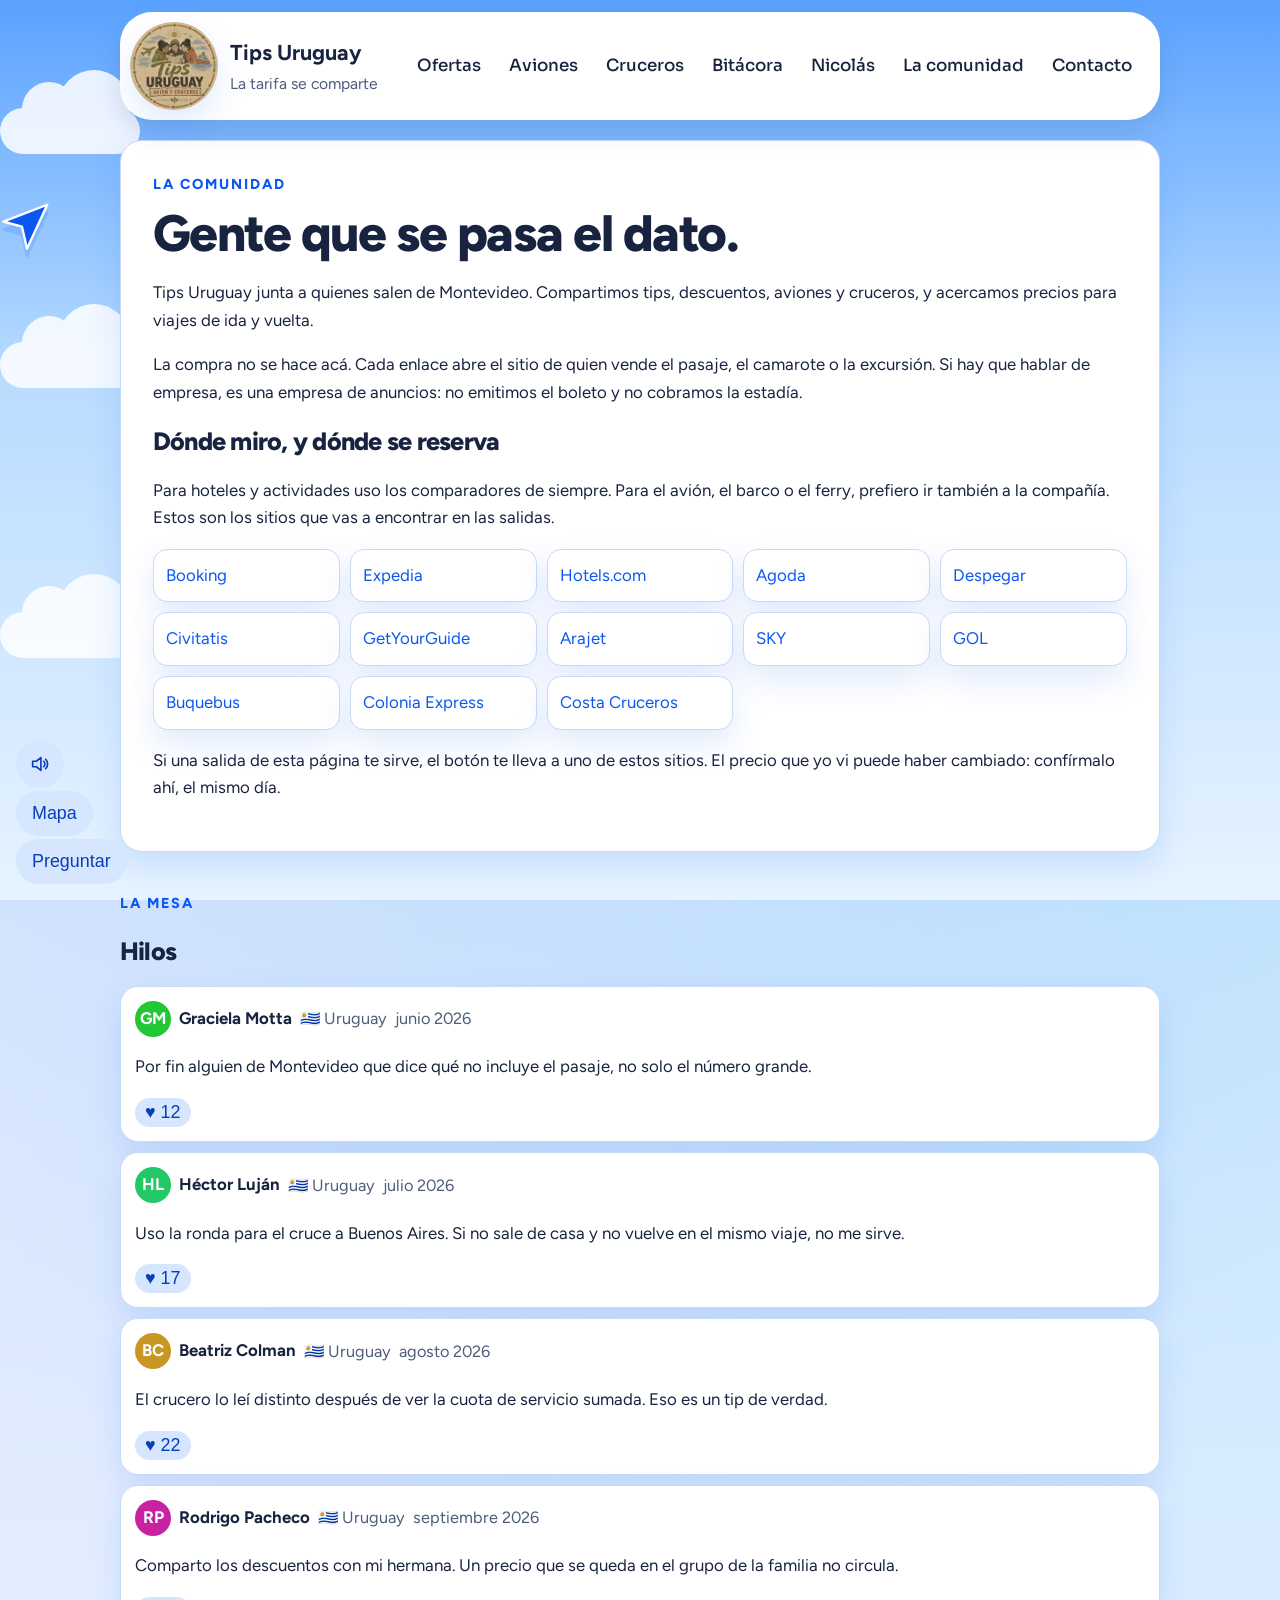
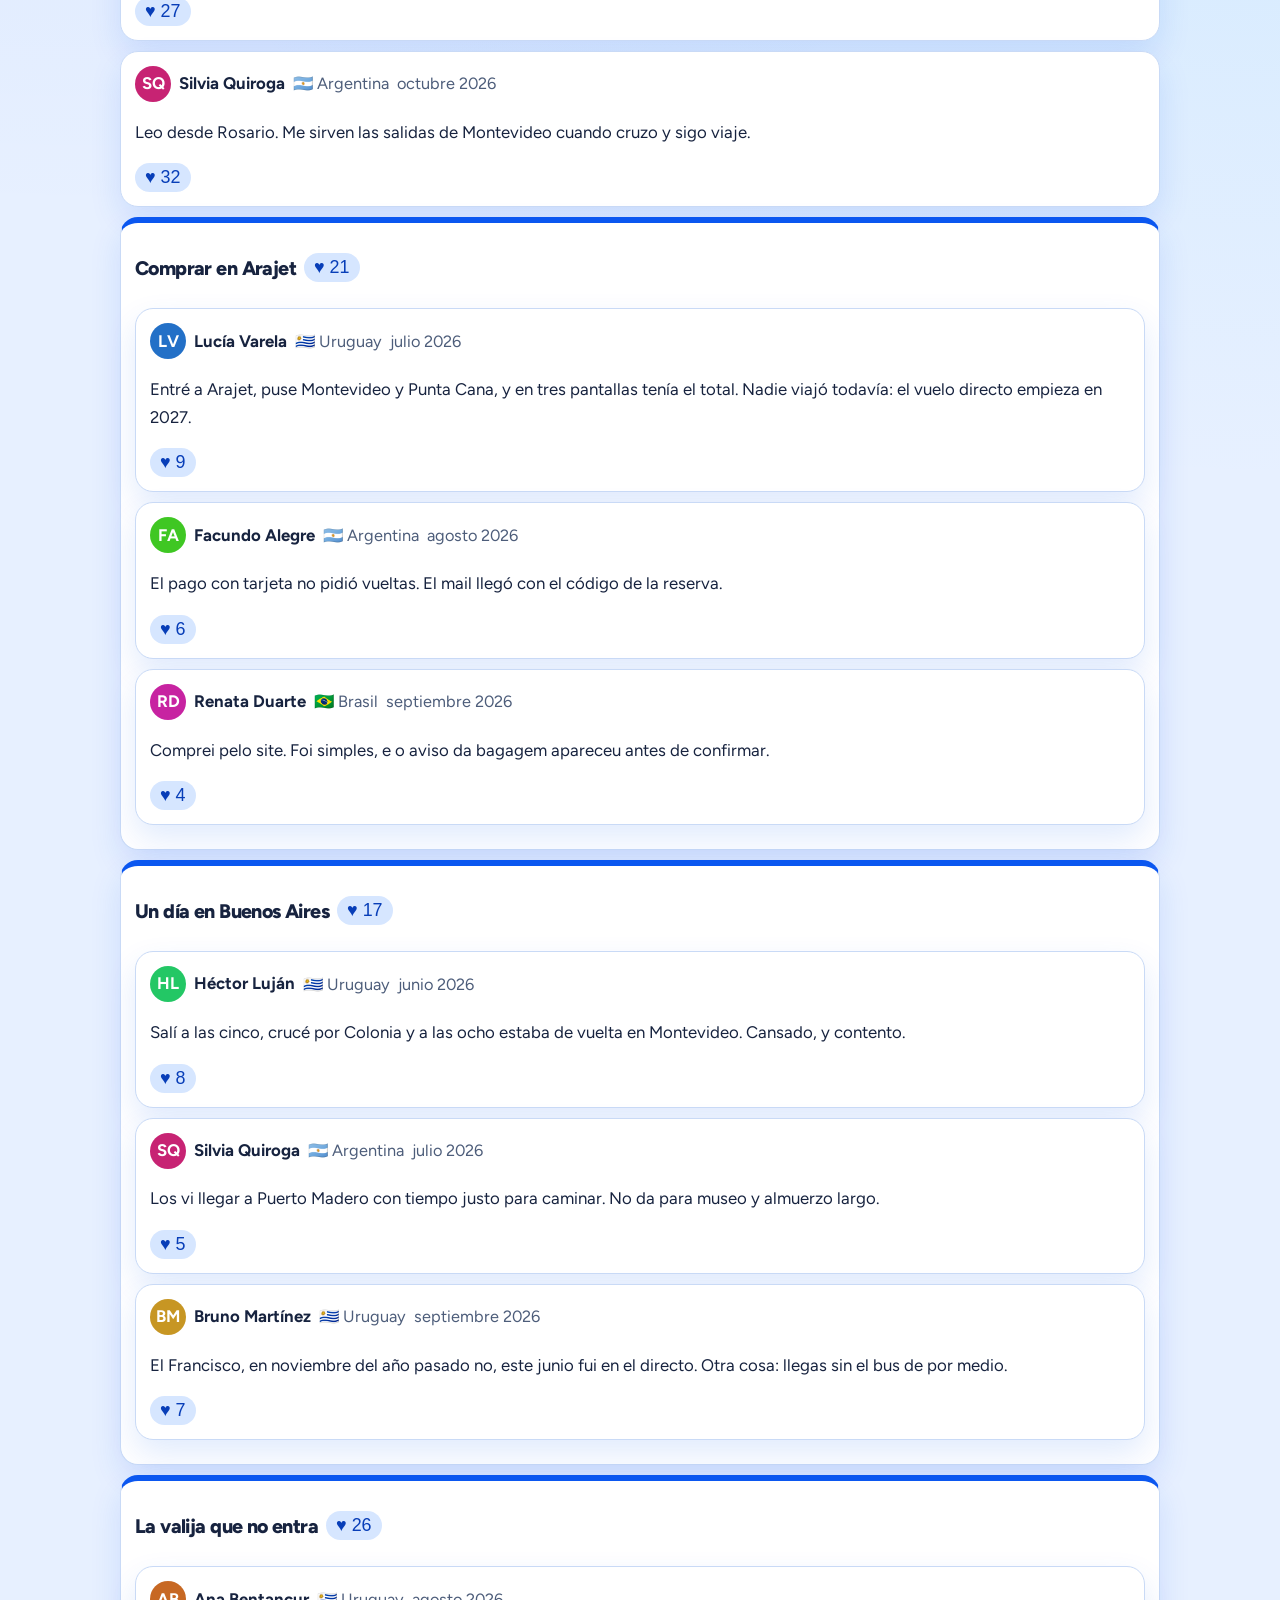
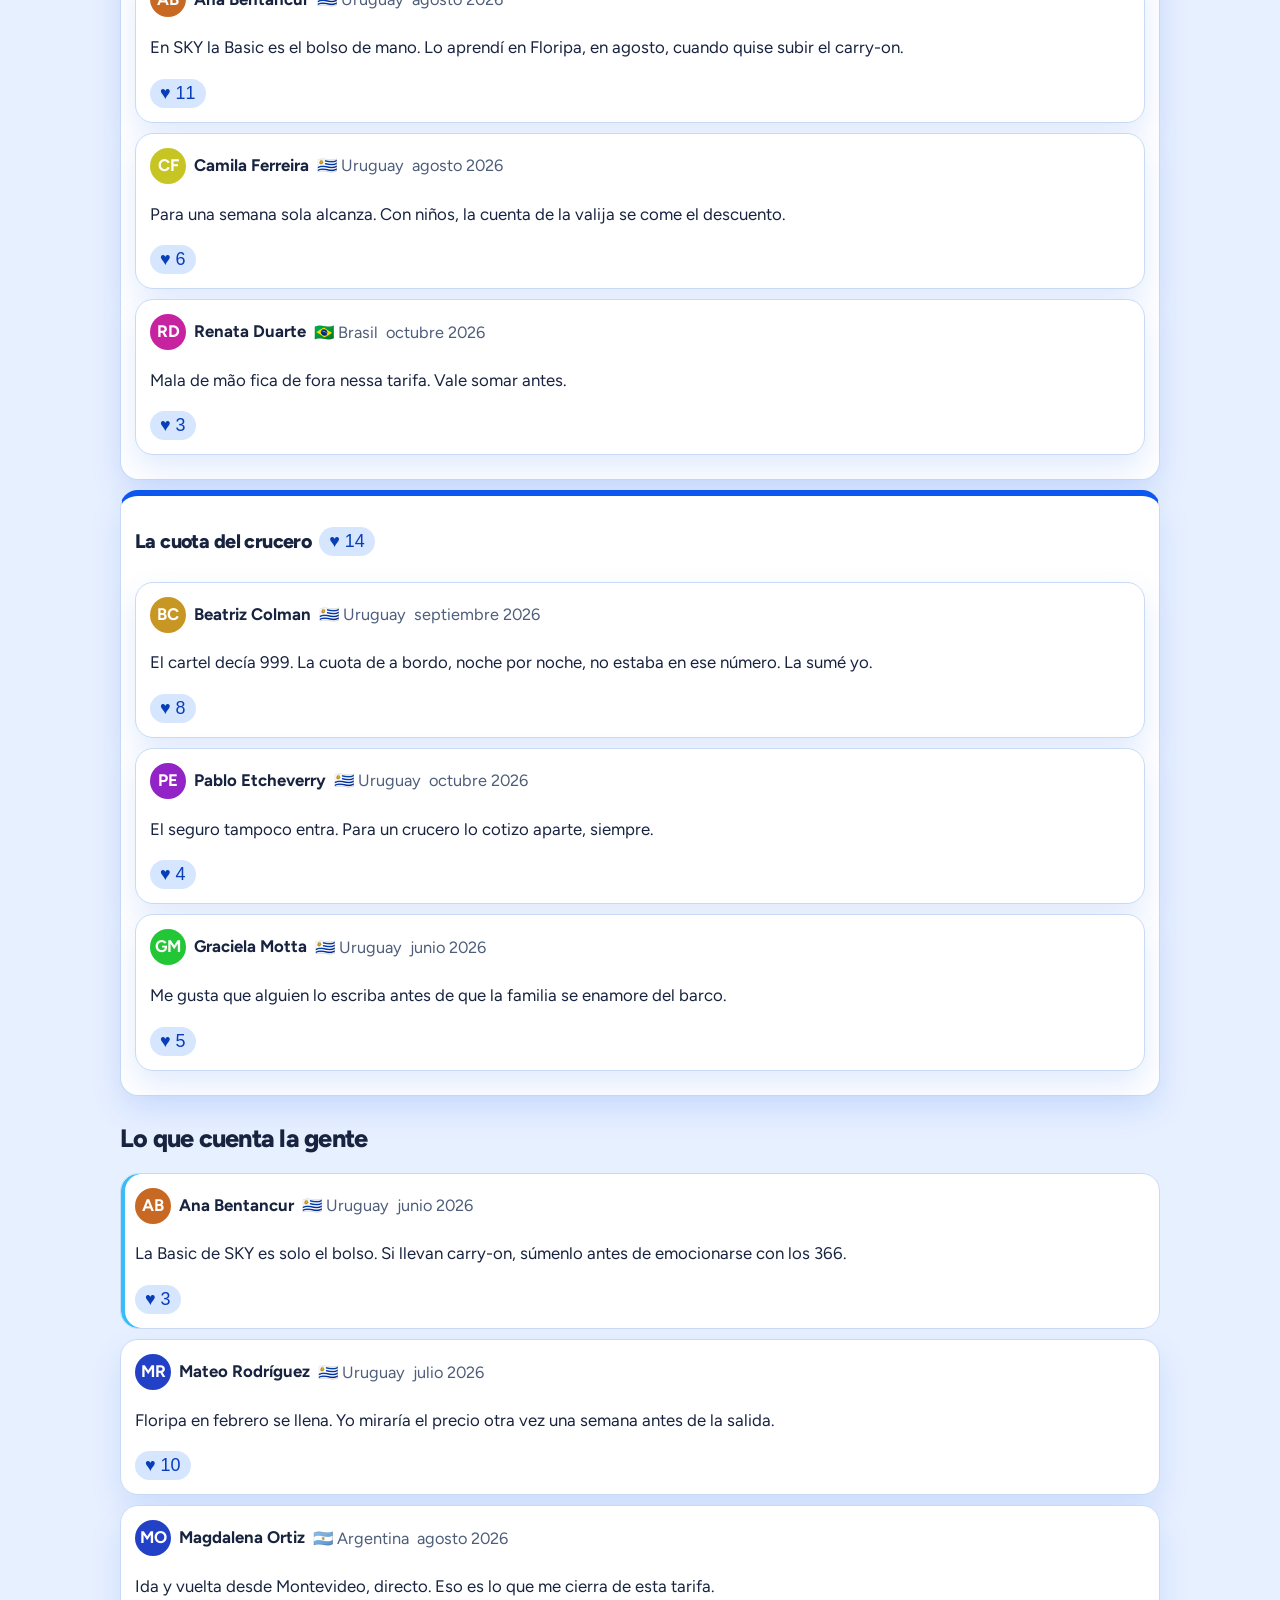
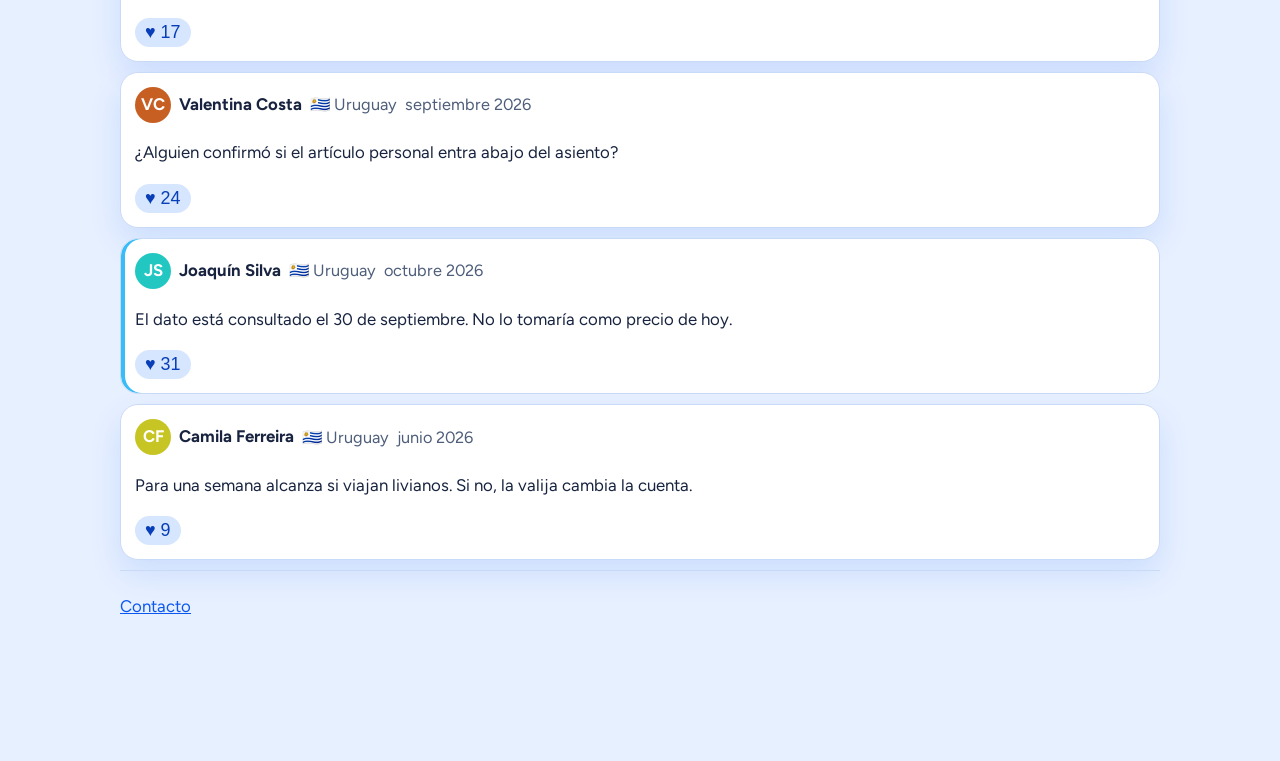
<file: comunidad.html>
<!DOCTYPE html>
<html lang="es-UY">
<head>
  <meta charset="utf-8">
  <meta name="viewport" content="width=device-width, initial-scale=1">
  <title>La comunidad — Tips Uruguay</title>
  <link rel="stylesheet" href="css/site.css">
</head>
<body>
  <div class="wrap">
    <header class="top">
      <a class="brand" href="index.html" aria-label="Ir al inicio"><img src="img/logo.jpg" alt="Tips Uruguay"><span><strong>Tips Uruguay</strong><em>La tarifa se comparte</em></span></a>
      <nav class="desktop-nav">
        <a href="ofertas.html">Ofertas</a><a href="aviones.html">Aviones</a><a href="cruceros.html">Cruceros</a>
        <a href="bitacora.html">Bitácora</a><a href="acerca.html">Nicolás</a><a href="comunidad.html">La comunidad</a><a href="contacto.html">Contacto</a>
      </nav>
      <details class="menu"><summary>Secciones</summary><nav>
        <a href="ofertas.html">Ofertas</a><a href="aviones.html">Aviones</a><a href="cruceros.html">Cruceros</a>
        <a href="bitacora.html">Bitácora</a><a href="acerca.html">Nicolás</a><a href="comunidad.html">La comunidad</a><a href="contacto.html">Contacto</a>
      </nav></details>
    </header>
    <article class="post">
      <p class="kicker">La comunidad</p>
      <h1>Gente que se pasa el dato.</h1>
      <p>Tips Uruguay junta a quienes salen de Montevideo. Compartimos tips, descuentos, aviones y cruceros, y acercamos precios para viajes de ida y vuelta.</p>
      <p>La compra no se hace acá. Cada enlace abre el sitio de quien vende el pasaje, el camarote o la excursión. Si hay que hablar de empresa, es una empresa de anuncios: no emitimos el boleto y no cobramos la estadía.</p>
      <h2>Dónde miro, y dónde se reserva</h2>
      <p>Para hoteles y actividades uso los comparadores de siempre. Para el avión, el barco o el ferry, prefiero ir también a la compañía. Estos son los sitios que vas a encontrar en las salidas.</p>
      <ul class="sites">
        <li><a href="https://www.booking.com/">Booking</a></li>
        <li><a href="https://www.expedia.com/">Expedia</a></li>
        <li><a href="https://www.hotels.com/">Hotels.com</a></li>
        <li><a href="https://www.agoda.com/">Agoda</a></li>
        <li><a href="https://www.despegar.com.uy/">Despegar</a></li>
        <li><a href="https://www.civitatis.com/">Civitatis</a></li>
        <li><a href="https://www.getyourguide.com/">GetYourGuide</a></li>
        <li><a href="https://www.arajet.com/">Arajet</a></li>
        <li><a href="https://www.skyairline.com/">SKY</a></li>
        <li><a href="https://www.voegol.com.br/">GOL</a></li>
        <li><a href="https://www.buquebus.com/">Buquebus</a></li>
        <li><a href="https://www.coloniaexpress.com/">Colonia Express</a></li>
        <li><a href="https://www.costacruises.com/">Costa Cruceros</a></li>
      </ul>
      <p>Si una salida de esta página te sirve, el botón te lleva a uno de estos sitios. El precio que yo vi puede haber cambiado: confírmalo ahí, el mismo día.</p>
    </article>
    <section class="post" data-hilos></section>
    <section data-voces></section>
    <footer><a href="contacto.html">Contacto</a></footer>
  </div>
  <script src="js/site.js"></script>
</body>
</html>
</file>
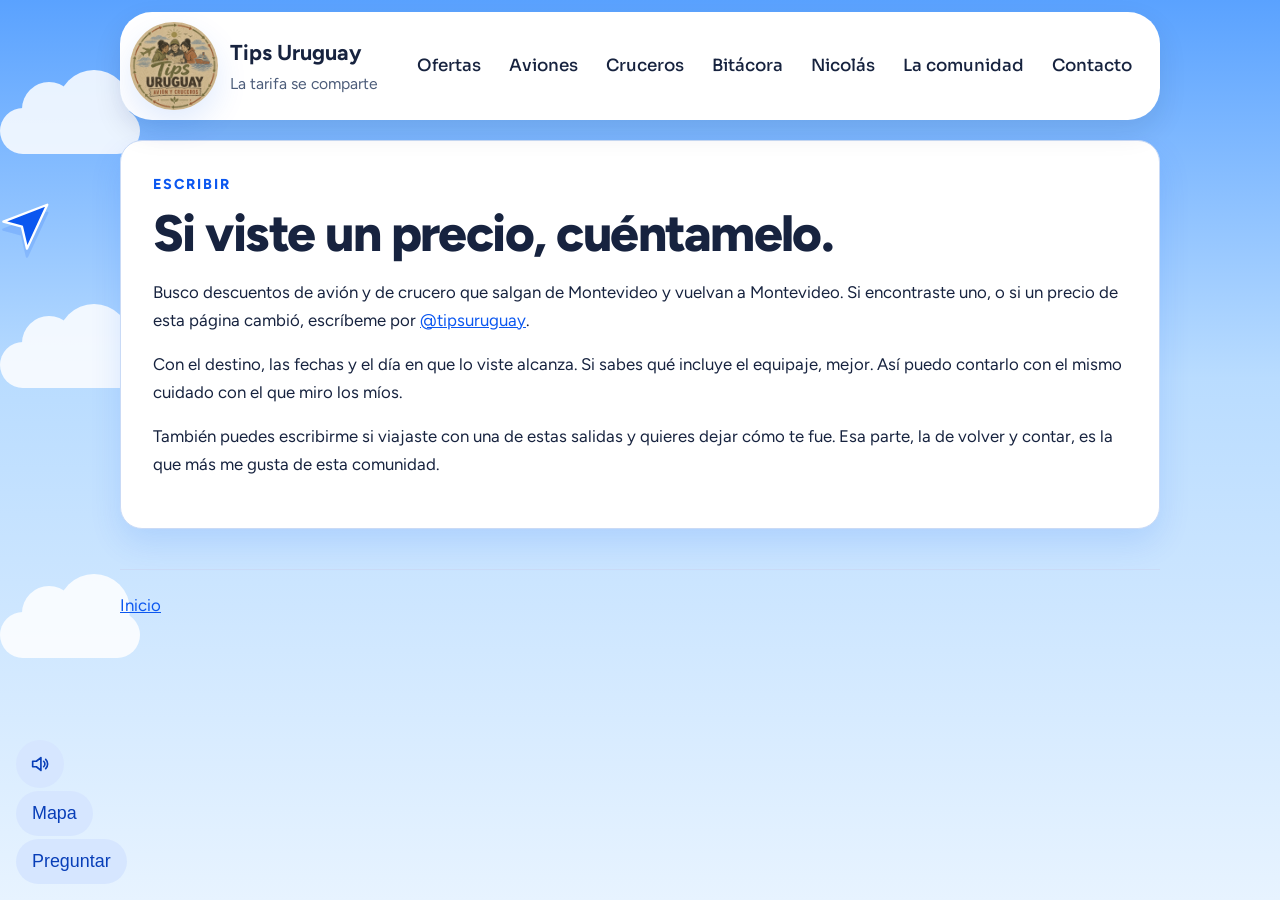
<file: contacto.html>
<!DOCTYPE html>
<html lang="es-UY">
<head>
  <meta charset="utf-8">
  <meta name="viewport" content="width=device-width, initial-scale=1">
  <title>Contacto — Tips Uruguay</title>
  <link rel="stylesheet" href="css/site.css">
</head>
<body>
  <div class="wrap">
    <header class="top">
      <a class="brand" href="index.html" aria-label="Ir al inicio"><img src="img/logo.jpg" alt="Tips Uruguay"><span><strong>Tips Uruguay</strong><em>La tarifa se comparte</em></span></a>
      <nav class="desktop-nav">
        <a href="ofertas.html">Ofertas</a><a href="aviones.html">Aviones</a><a href="cruceros.html">Cruceros</a>
        <a href="bitacora.html">Bitácora</a><a href="acerca.html">Nicolás</a><a href="comunidad.html">La comunidad</a><a href="contacto.html">Contacto</a>
      </nav>
      <details class="menu"><summary>Secciones</summary><nav>
        <a href="ofertas.html">Ofertas</a><a href="aviones.html">Aviones</a><a href="cruceros.html">Cruceros</a>
        <a href="bitacora.html">Bitácora</a><a href="acerca.html">Nicolás</a><a href="comunidad.html">La comunidad</a><a href="contacto.html">Contacto</a>
      </nav></details>
    </header>
    <article class="post">
      <p class="kicker">Escribir</p>
      <h1>Si viste un precio, cuéntamelo.</h1>
      <p>Busco descuentos de avión y de crucero que salgan de Montevideo y vuelvan a Montevideo. Si encontraste uno, o si un precio de esta página cambió, escríbeme por <a href="https://www.instagram.com/tipsuruguay/">@tipsuruguay</a>.</p>
      <p>Con el destino, las fechas y el día en que lo viste alcanza. Si sabes qué incluye el equipaje, mejor. Así puedo contarlo con el mismo cuidado con el que miro los míos.</p>
      <p>También puedes escribirme si viajaste con una de estas salidas y quieres dejar cómo te fue. Esa parte, la de volver y contar, es la que más me gusta de esta comunidad.</p>
    </article>
    <footer><a href="index.html">Inicio</a></footer>
  </div>
  <script src="js/site.js"></script>
</body>
</html>
</file>
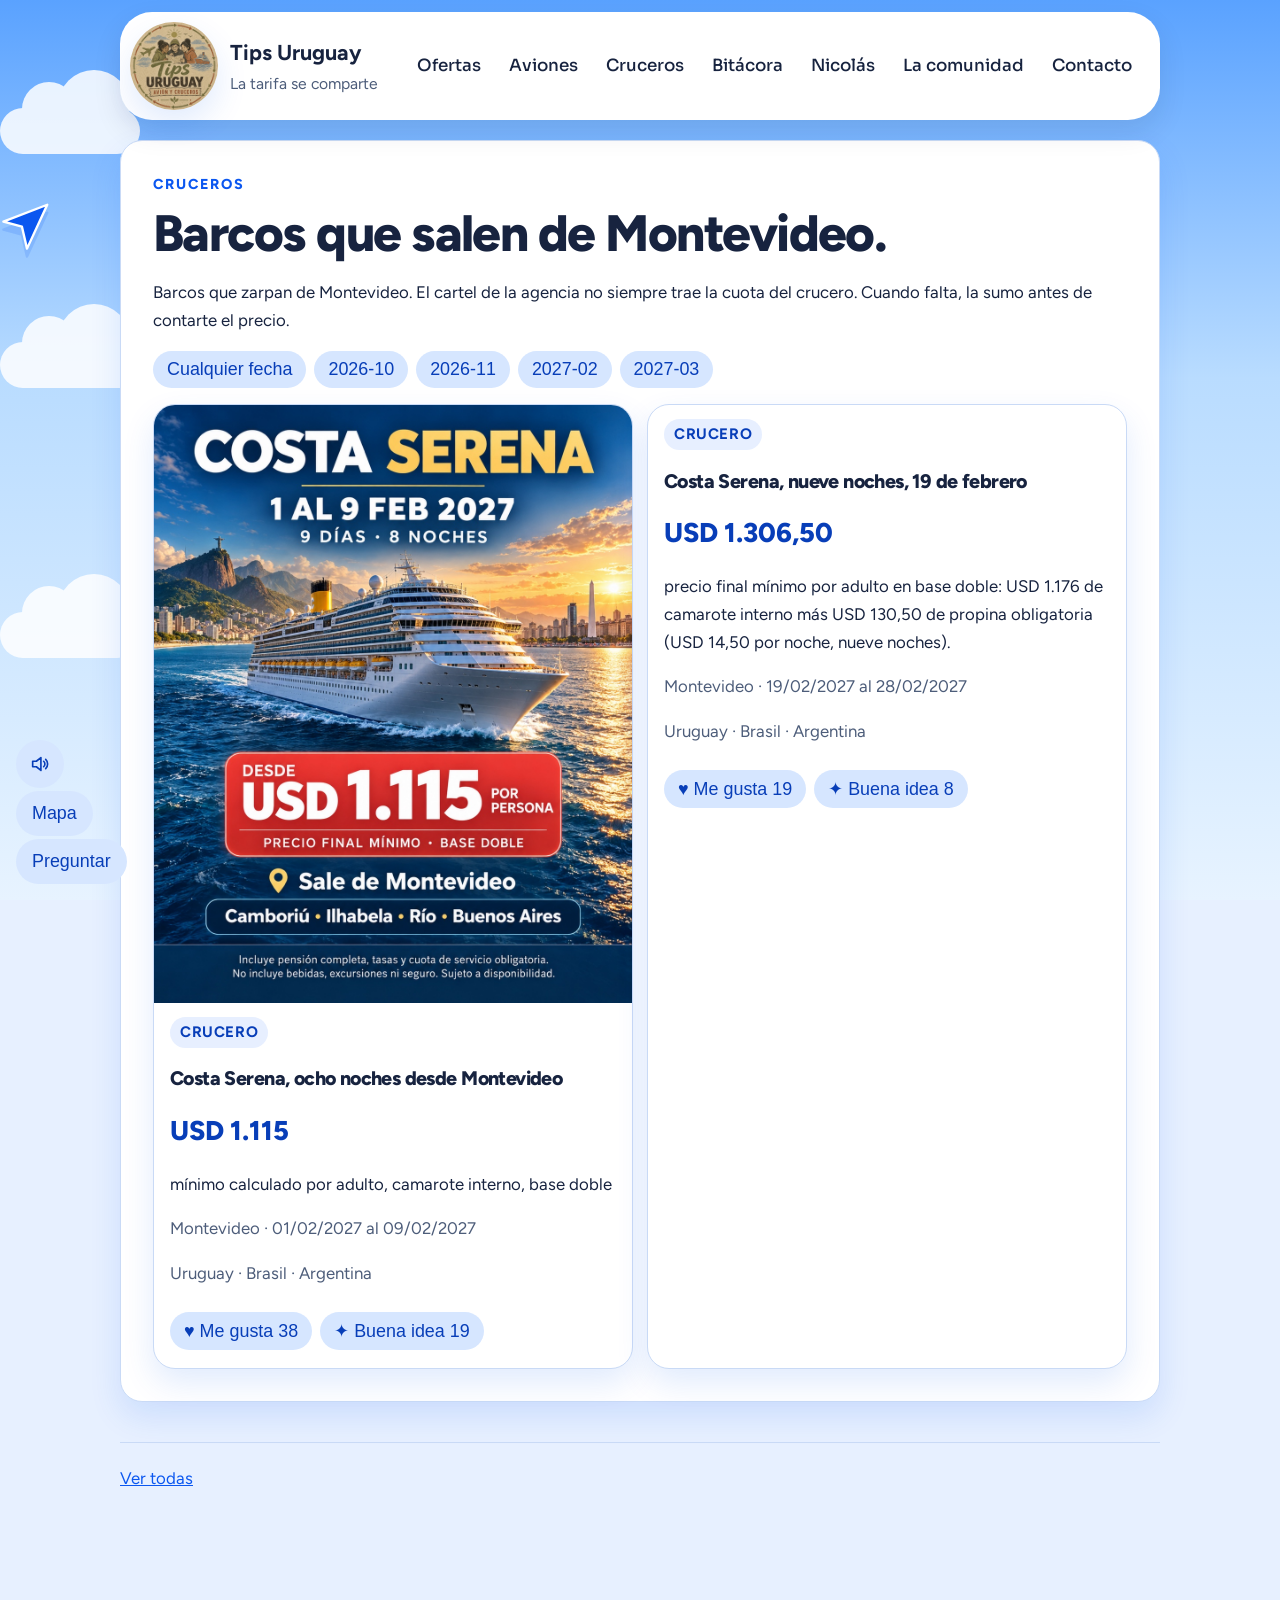
<file: cruceros.html>
<!DOCTYPE html>
<html lang="es-UY">
<head>
  <meta charset="utf-8">
  <meta name="viewport" content="width=device-width, initial-scale=1">
  <title>Cruceros — Tips Uruguay</title>
  <link rel="stylesheet" href="css/site.css">
</head>
<body>
  <div class="wrap">
    <header class="top">
      <a class="brand" href="index.html" aria-label="Ir al inicio"><img src="img/logo.jpg" alt="Tips Uruguay"><span><strong>Tips Uruguay</strong><em>La tarifa se comparte</em></span></a>
      <nav class="desktop-nav">
        <a href="ofertas.html">Ofertas</a><a href="aviones.html">Aviones</a><a href="cruceros.html">Cruceros</a>
        <a href="bitacora.html">Bitácora</a><a href="acerca.html">Nicolás</a><a href="comunidad.html">La comunidad</a><a href="contacto.html">Contacto</a>
      </nav>
      <details class="menu"><summary>Secciones</summary><nav>
        <a href="ofertas.html">Ofertas</a><a href="aviones.html">Aviones</a><a href="cruceros.html">Cruceros</a>
        <a href="bitacora.html">Bitácora</a><a href="acerca.html">Nicolás</a><a href="comunidad.html">La comunidad</a><a href="contacto.html">Contacto</a>
      </nav></details>
    </header>
    <article class="post">
      <p class="kicker">Cruceros</p>
      <h1>Barcos que salen de Montevideo.</h1>
      <p>Barcos que zarpan de Montevideo. El cartel de la agencia no siempre trae la cuota del crucero. Cuando falta, la sumo antes de contarte el precio.</p>
      <div class="cards" data-ofertas data-tipo="crucero"></div>
    </article>
    <footer><a href="ofertas.html">Ver todas</a></footer>
  </div>
  <script src="js/site.js"></script>
</body>
</html>
</file>
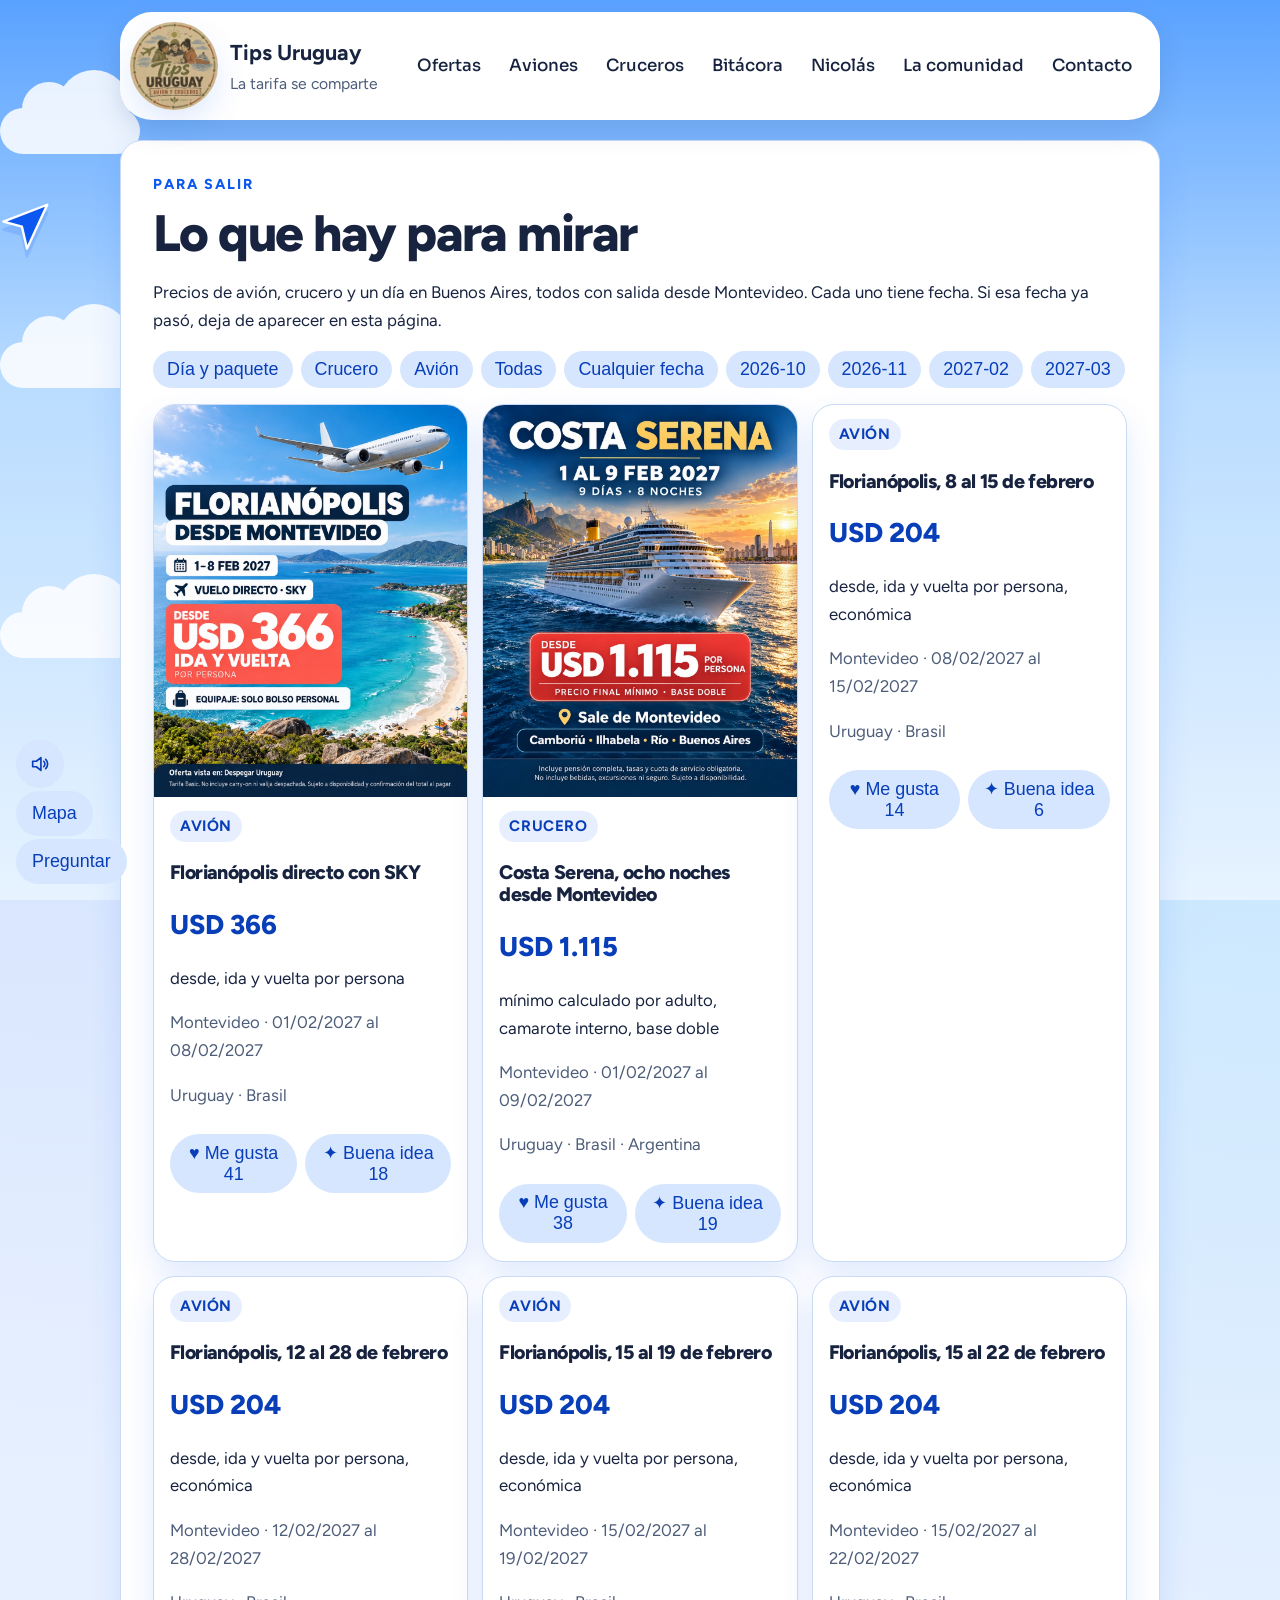
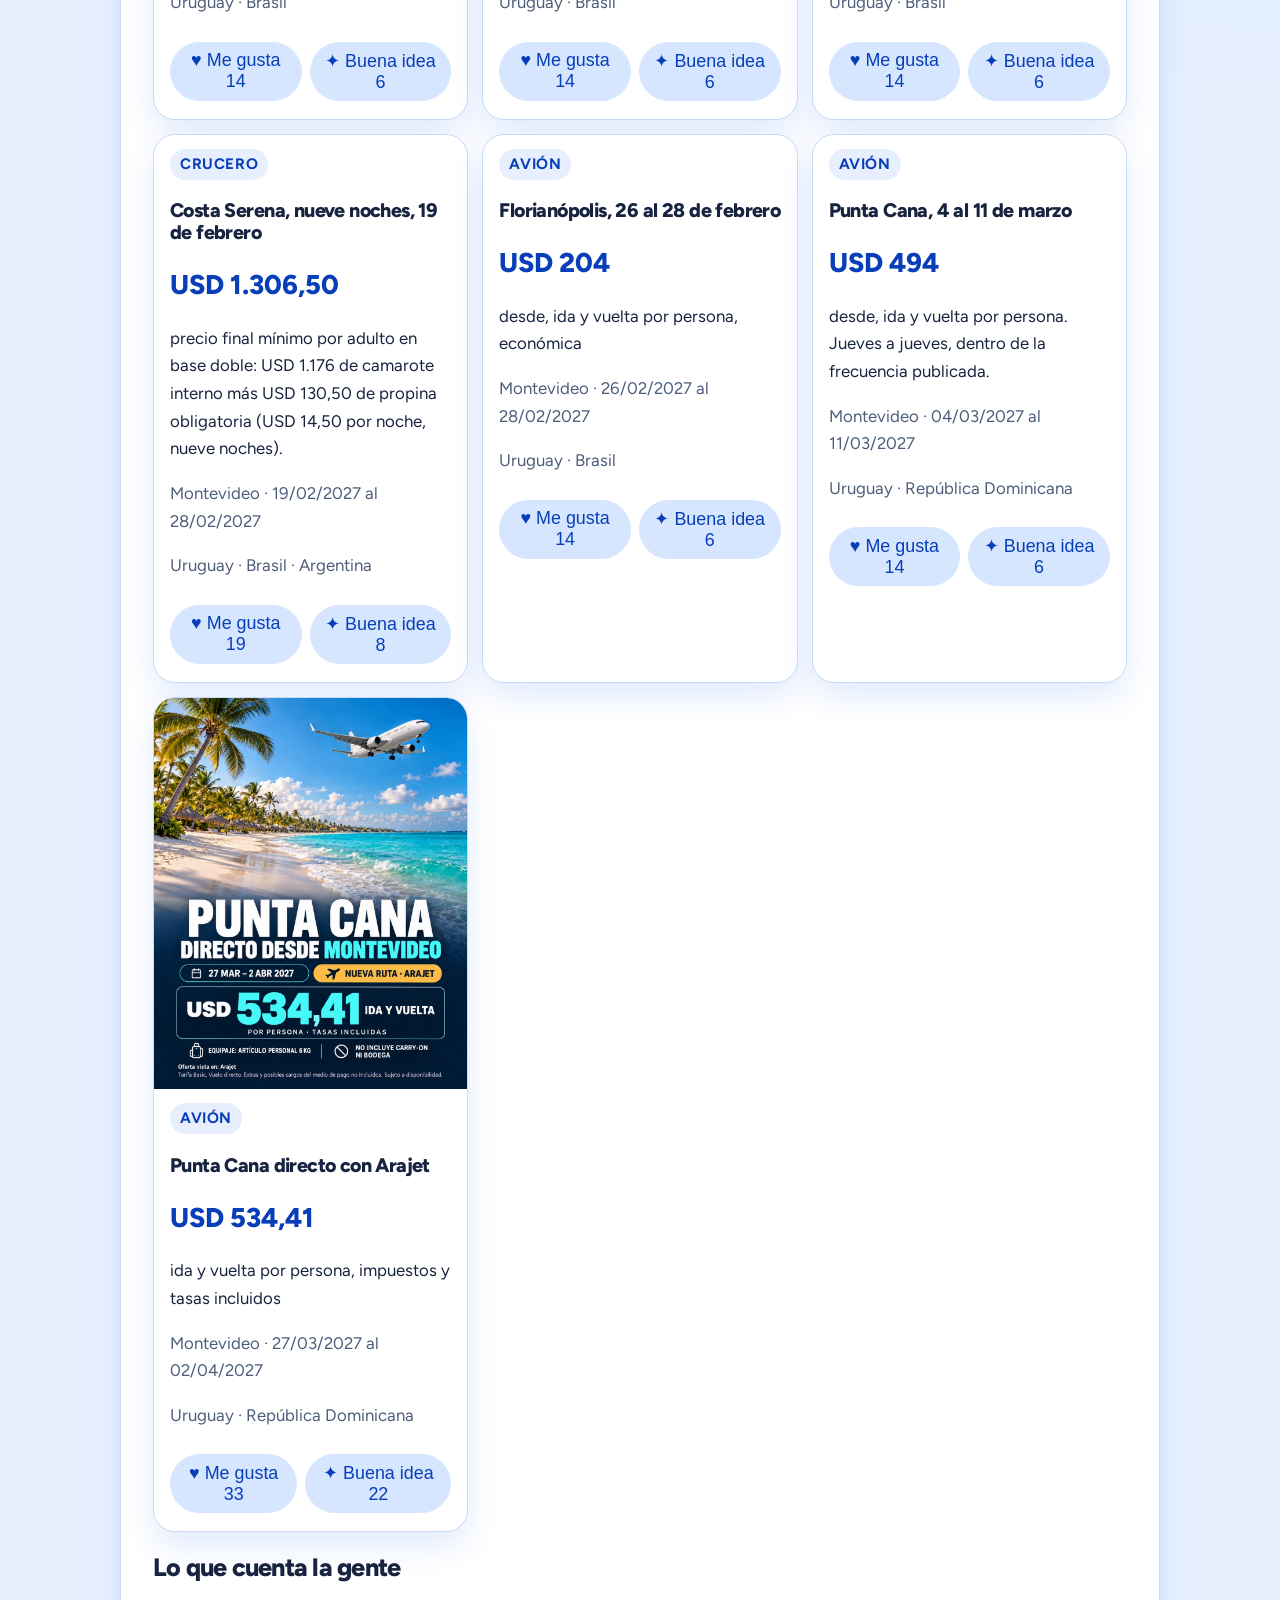
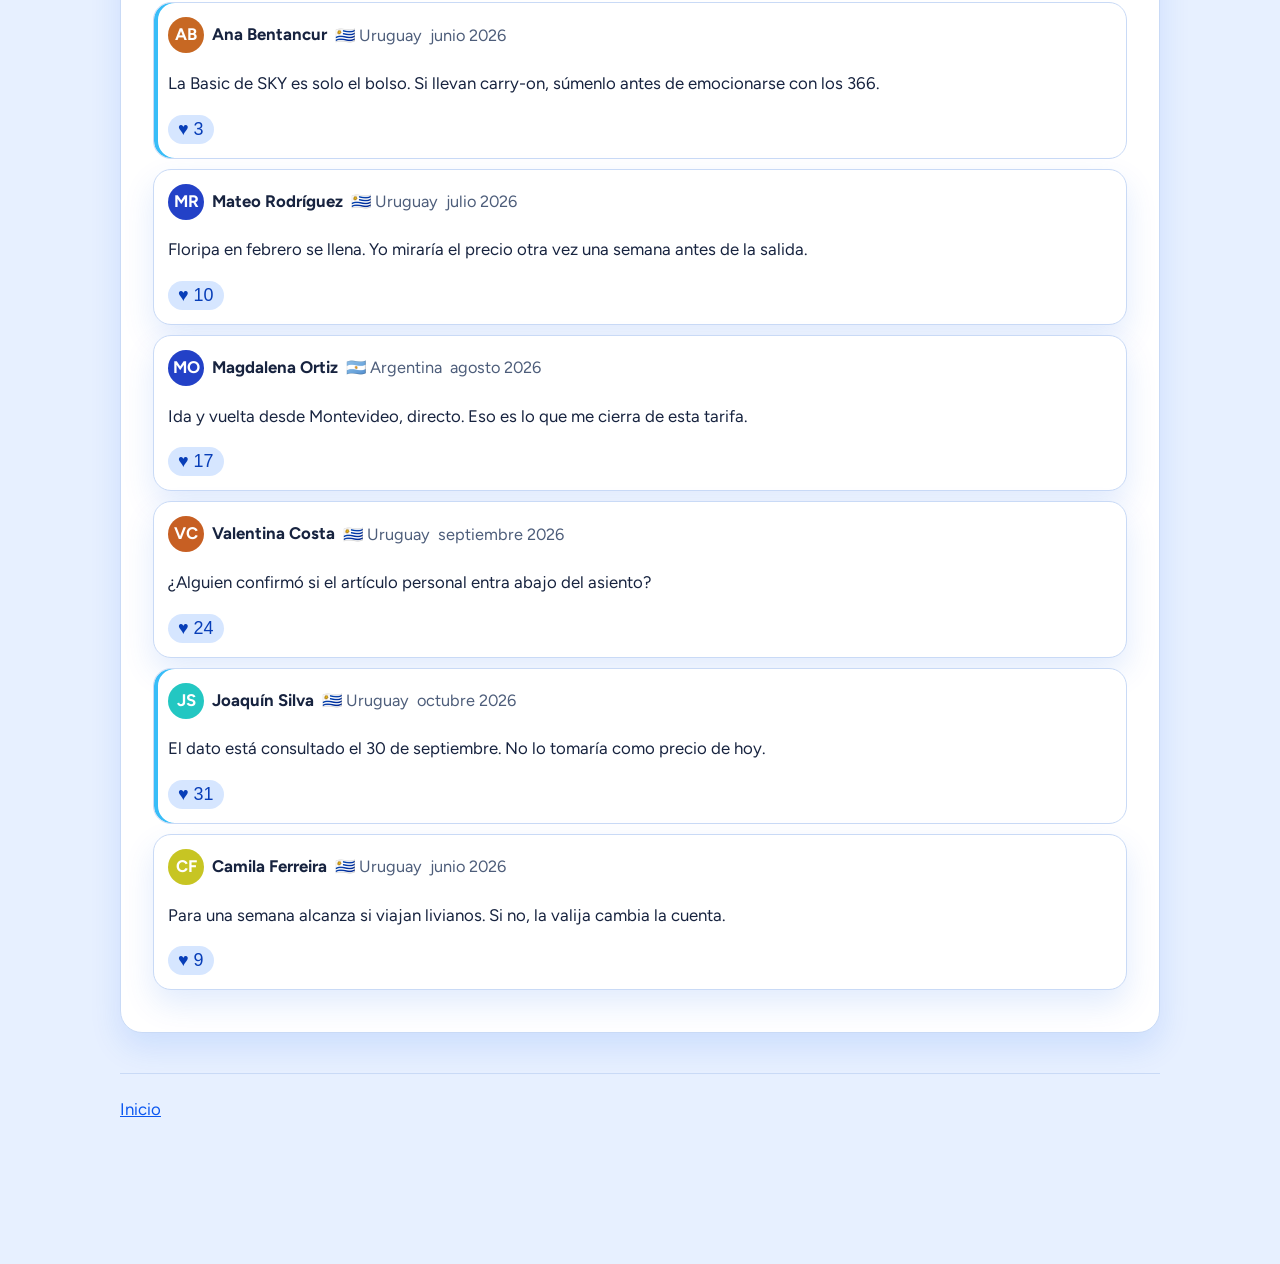
<file: ofertas.html>
<!DOCTYPE html>
<html lang="es-UY">
<head>
  <meta charset="utf-8">
  <meta name="viewport" content="width=device-width, initial-scale=1">
  <title>Ofertas — Tips Uruguay</title>
  <link rel="stylesheet" href="css/site.css">
</head>
<body>
  <div class="wrap">
    <header class="top">
      <a class="brand" href="index.html" aria-label="Ir al inicio"><img src="img/logo.jpg" alt="Tips Uruguay"><span><strong>Tips Uruguay</strong><em>La tarifa se comparte</em></span></a>
      <nav class="desktop-nav">
        <a href="ofertas.html">Ofertas</a><a href="aviones.html">Aviones</a><a href="cruceros.html">Cruceros</a>
        <a href="bitacora.html">Bitácora</a><a href="acerca.html">Nicolás</a><a href="comunidad.html">La comunidad</a><a href="contacto.html">Contacto</a>
      </nav>
      <details class="menu"><summary>Secciones</summary><nav>
        <a href="ofertas.html">Ofertas</a><a href="aviones.html">Aviones</a><a href="cruceros.html">Cruceros</a>
        <a href="bitacora.html">Bitácora</a><a href="acerca.html">Nicolás</a><a href="comunidad.html">La comunidad</a><a href="contacto.html">Contacto</a>
      </nav></details>
    </header>
    <article class="post">
      <p class="kicker">Para salir</p>
      <h1>Lo que hay para mirar</h1>
      <p>Precios de avión, crucero y un día en Buenos Aires, todos con salida desde Montevideo. Cada uno tiene fecha. Si esa fecha ya pasó, deja de aparecer en esta página.</p>
      <div class="cards" data-ofertas></div>
      <div data-voces></div>
    </article>
    <footer><a href="index.html">Inicio</a></footer>
  </div>
  <script src="js/site.js"></script>
</body>
</html>
</file>
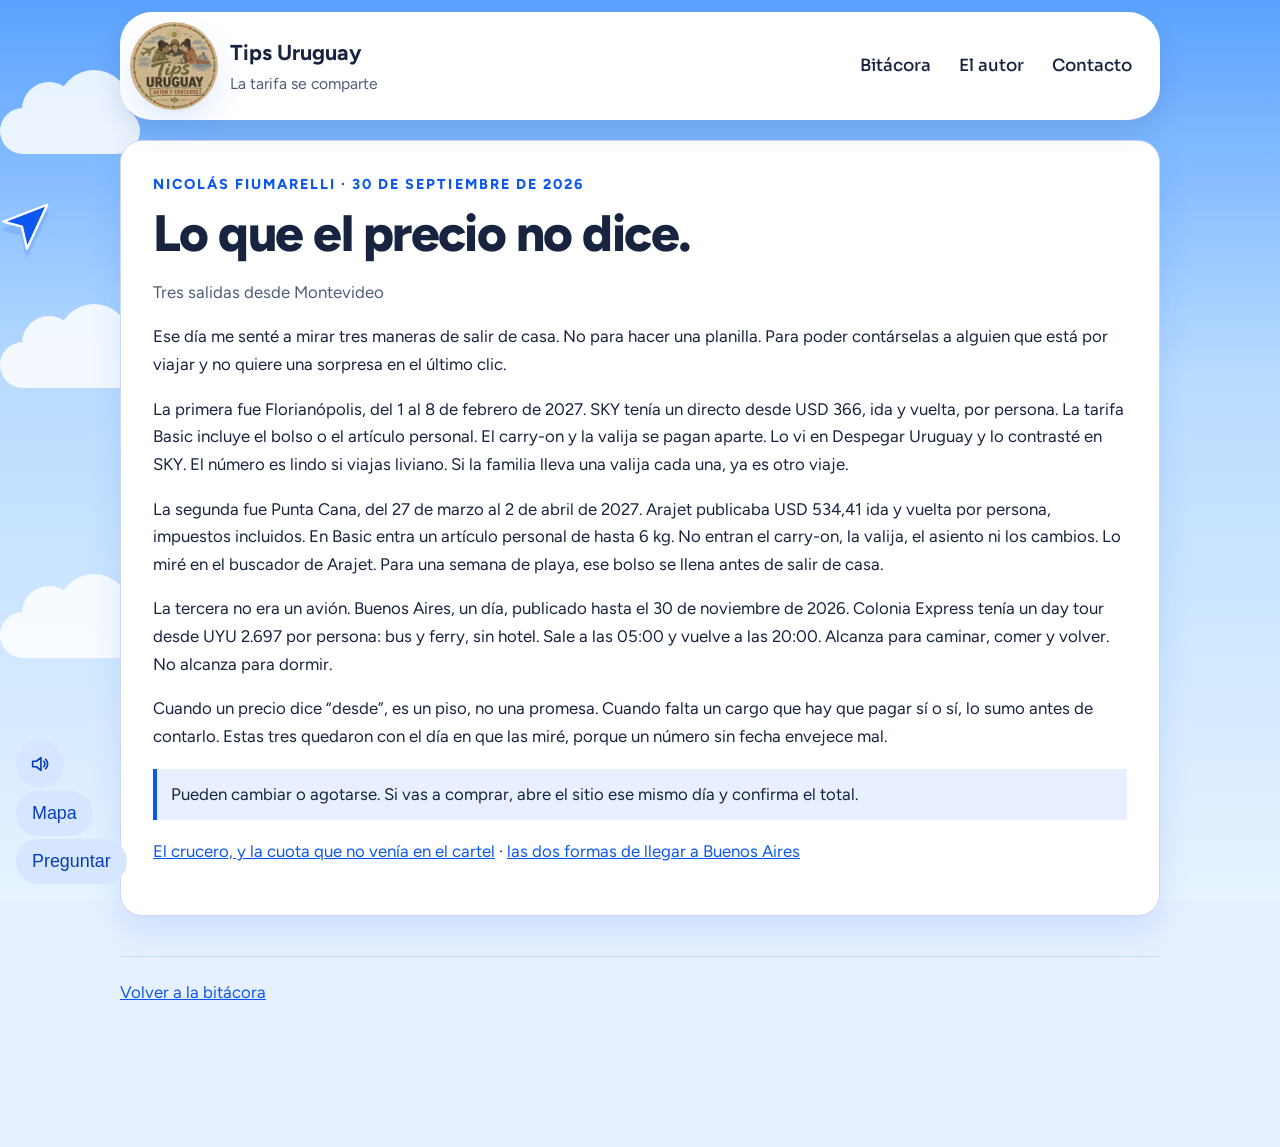
<file: notas/como-leemos-una-tarifa.html>
<!DOCTYPE html>
<html lang="es-UY">
<head>
  <meta charset="utf-8">
  <meta name="viewport" content="width=device-width, initial-scale=1">
  <title>Lo que el precio no dice</title>
  <link rel="stylesheet" href="../css/site.css">
</head>
<body data-root="../">
  <div class="wrap">
    <header class="top">
      <a class="brand" href="../index.html" aria-label="Ir al inicio">
        <img src="../img/logo.jpg" alt="Tips Uruguay">
        <span><strong>Tips Uruguay</strong><em>La tarifa se comparte</em></span>
      </a>
      <nav>
        <a href="../index.html">Bitácora</a>
        <a href="../acerca.html">El autor</a>
        <a href="../contacto.html">Contacto</a>
      </nav>
    </header>
    <article class="post">
      <p class="kicker">Nicolás Fiumarelli · 30 de septiembre de 2026</p>
      <h1>Lo que el precio no dice.</h1>
      <p class="meta">Tres salidas desde Montevideo</p>
      <p>Ese día me senté a mirar tres maneras de salir de casa. No para hacer una planilla. Para poder contárselas a alguien que está por viajar y no quiere una sorpresa en el último clic.</p>
      <p>La primera fue Florianópolis, del 1 al 8 de febrero de 2027. SKY tenía un directo desde USD 366, ida y vuelta, por persona. La tarifa Basic incluye el bolso o el artículo personal. El carry-on y la valija se pagan aparte. Lo vi en Despegar Uruguay y lo contrasté en SKY. El número es lindo si viajas liviano. Si la familia lleva una valija cada una, ya es otro viaje.</p>
      <p>La segunda fue Punta Cana, del 27 de marzo al 2 de abril de 2027. Arajet publicaba USD 534,41 ida y vuelta por persona, impuestos incluidos. En Basic entra un artículo personal de hasta 6 kg. No entran el carry-on, la valija, el asiento ni los cambios. Lo miré en el buscador de Arajet. Para una semana de playa, ese bolso se llena antes de salir de casa.</p>
      <p>La tercera no era un avión. Buenos Aires, un día, publicado hasta el 30 de noviembre de 2026. Colonia Express tenía un day tour desde UYU 2.697 por persona: bus y ferry, sin hotel. Sale a las 05:00 y vuelve a las 20:00. Alcanza para caminar, comer y volver. No alcanza para dormir.</p>
      <p>Cuando un precio dice “desde”, es un piso, no una promesa. Cuando falta un cargo que hay que pagar sí o sí, lo sumo antes de contarlo. Estas tres quedaron con el día en que las miré, porque un número sin fecha envejece mal.</p>
      <p class="callout">Pueden cambiar o agotarse. Si vas a comprar, abre el sitio ese mismo día y confirma el total.</p>
      <p><a href="costa-serena-febrero-2027.html">El crucero, y la cuota que no venía en el cartel</a> · <a href="dos-maneras-de-cruzar.html">las dos formas de llegar a Buenos Aires</a></p>
    </article>
    <footer><a href="../index.html">Volver a la bitácora</a></footer>
  </div>
<script src="../js/site.js"></script>
</body>
</html>
</file>
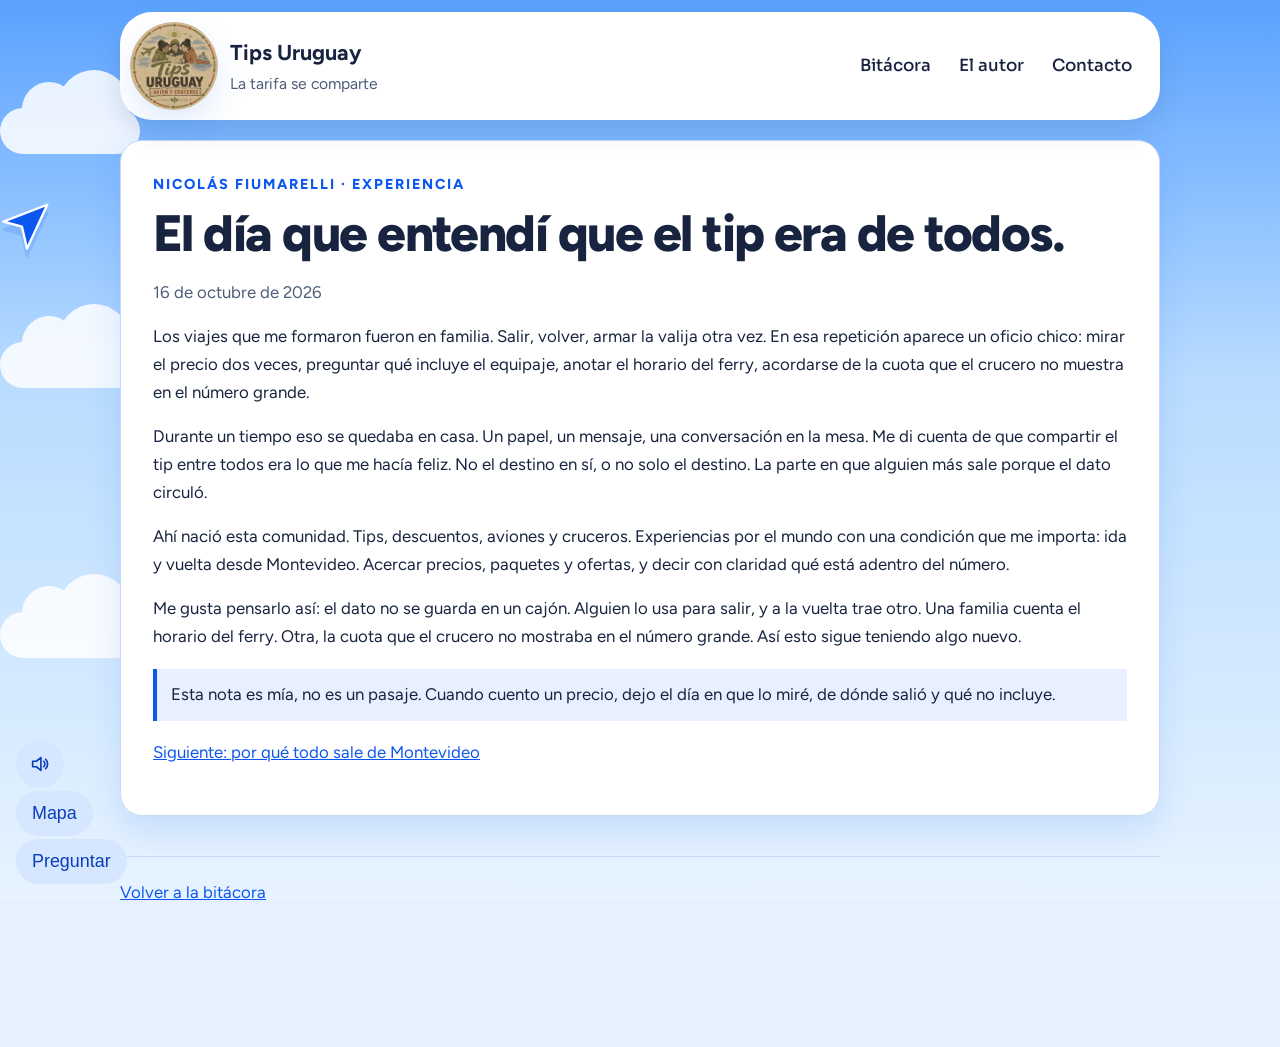
<file: notas/compartir-me-hace-feliz.html>
<!DOCTYPE html>
<html lang="es-UY">
<head>
  <meta charset="utf-8">
  <meta name="viewport" content="width=device-width, initial-scale=1">
  <title>El día que entendí que el tip era de todos</title>
  <link rel="stylesheet" href="../css/site.css">
</head>
<body data-root="../">
  <div class="wrap">
    <header class="top">
      <a class="brand" href="../index.html" aria-label="Ir al inicio">
        <img src="../img/logo.jpg" alt="Tips Uruguay">
        <span><strong>Tips Uruguay</strong><em>La tarifa se comparte</em></span>
      </a>
      <nav>
        <a href="../index.html">Bitácora</a>
        <a href="../acerca.html">El autor</a>
        <a href="../contacto.html">Contacto</a>
      </nav>
    </header>
    <article class="post">
      <p class="kicker">Nicolás Fiumarelli · experiencia</p>
      <h1>El día que entendí que el tip era de todos.</h1>
      <p class="meta">16 de octubre de 2026</p>
      <p>Los viajes que me formaron fueron en familia. Salir, volver, armar la valija otra vez. En esa repetición aparece un oficio chico: mirar el precio dos veces, preguntar qué incluye el equipaje, anotar el horario del ferry, acordarse de la cuota que el crucero no muestra en el número grande.</p>
      <p>Durante un tiempo eso se quedaba en casa. Un papel, un mensaje, una conversación en la mesa. Me di cuenta de que compartir el tip entre todos era lo que me hacía feliz. No el destino en sí, o no solo el destino. La parte en que alguien más sale porque el dato circuló.</p>
      <p>Ahí nació esta comunidad. Tips, descuentos, aviones y cruceros. Experiencias por el mundo con una condición que me importa: ida y vuelta desde Montevideo. Acercar precios, paquetes y ofertas, y decir con claridad qué está adentro del número.</p>
      <p>Me gusta pensarlo así: el dato no se guarda en un cajón. Alguien lo usa para salir, y a la vuelta trae otro. Una familia cuenta el horario del ferry. Otra, la cuota que el crucero no mostraba en el número grande. Así esto sigue teniendo algo nuevo.</p>
      <p class="callout">Esta nota es mía, no es un pasaje. Cuando cuento un precio, dejo el día en que lo miré, de dónde salió y qué no incluye.</p>
      <p><a href="desde-montevideo.html">Siguiente: por qué todo sale de Montevideo</a></p>
    </article>
    <footer><a href="../index.html">Volver a la bitácora</a></footer>
  </div>
<script src="../js/site.js"></script>
</body>
</html>
</file>
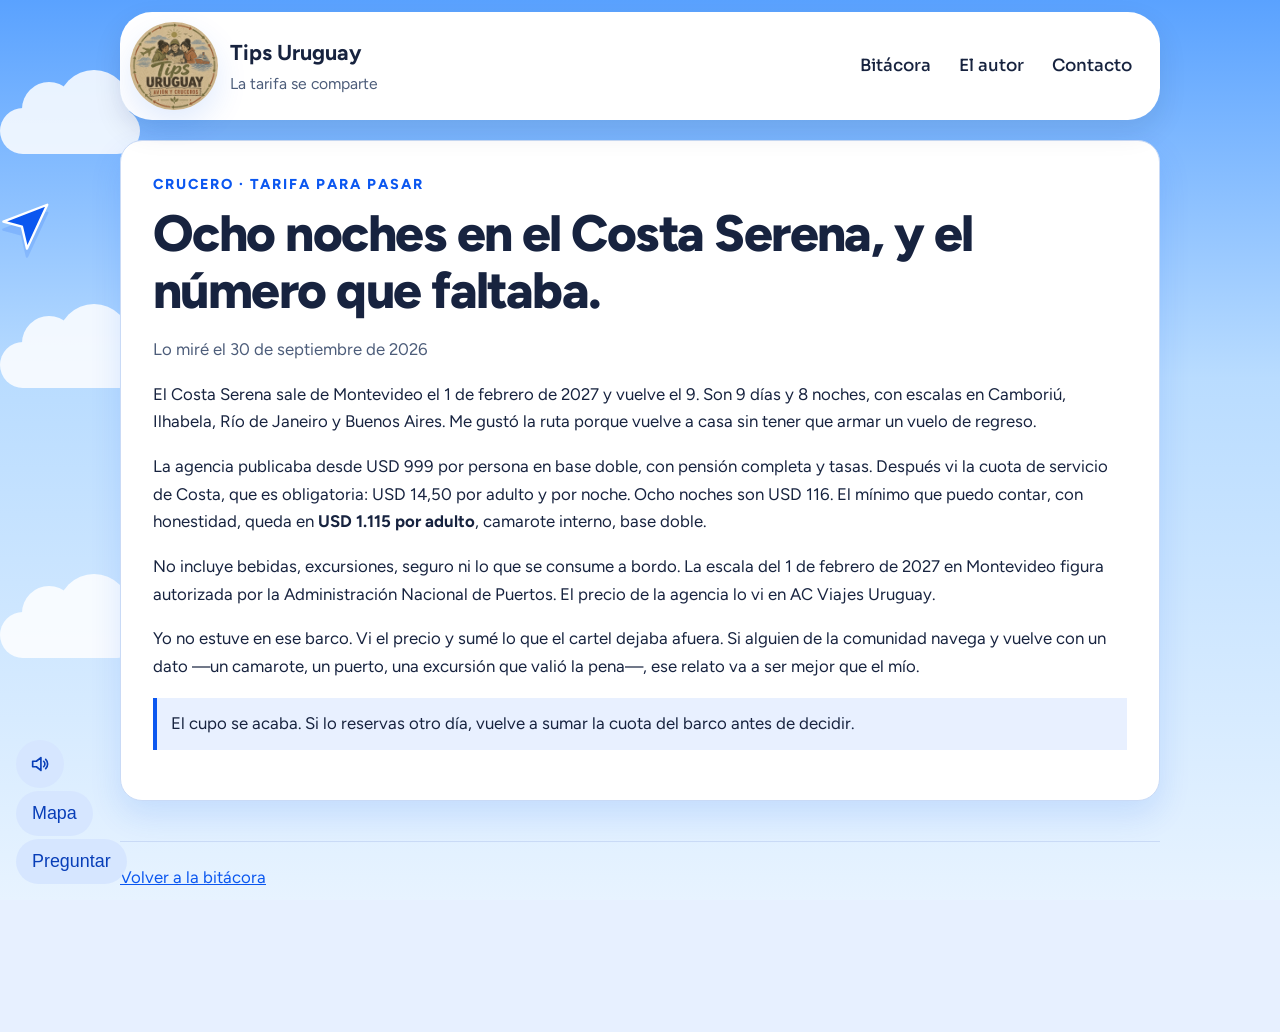
<file: notas/costa-serena-febrero-2027.html>
<!DOCTYPE html>
<html lang="es-UY">
<head>
  <meta charset="utf-8">
  <meta name="viewport" content="width=device-width, initial-scale=1">
  <title>Costa Serena, febrero 2027</title>
  <link rel="stylesheet" href="../css/site.css">
</head>
<body data-root="../">
  <div class="wrap">
    <header class="top">
      <a class="brand" href="../index.html" aria-label="Ir al inicio">
        <img src="../img/logo.jpg" alt="Tips Uruguay">
        <span><strong>Tips Uruguay</strong><em>La tarifa se comparte</em></span>
      </a>
      <nav>
        <a href="../index.html">Bitácora</a>
        <a href="../acerca.html">El autor</a>
        <a href="../contacto.html">Contacto</a>
      </nav>
    </header>
    <article class="post">
      <p class="kicker">Crucero · tarifa para pasar</p>
      <h1>Ocho noches en el Costa Serena, y el número que faltaba.</h1>
      <p class="meta">Lo miré el 30 de septiembre de 2026</p>
      <p>El Costa Serena sale de Montevideo el 1 de febrero de 2027 y vuelve el 9. Son 9 días y 8 noches, con escalas en Camboriú, Ilhabela, Río de Janeiro y Buenos Aires. Me gustó la ruta porque vuelve a casa sin tener que armar un vuelo de regreso.</p>
      <p>La agencia publicaba desde USD 999 por persona en base doble, con pensión completa y tasas. Después vi la cuota de servicio de Costa, que es obligatoria: USD 14,50 por adulto y por noche. Ocho noches son USD 116. El mínimo que puedo contar, con honestidad, queda en <strong>USD 1.115 por adulto</strong>, camarote interno, base doble.</p>
      <p>No incluye bebidas, excursiones, seguro ni lo que se consume a bordo. La escala del 1 de febrero de 2027 en Montevideo figura autorizada por la Administración Nacional de Puertos. El precio de la agencia lo vi en AC Viajes Uruguay.</p>
      <p>Yo no estuve en ese barco. Vi el precio y sumé lo que el cartel dejaba afuera. Si alguien de la comunidad navega y vuelve con un dato —un camarote, un puerto, una excursión que valió la pena—, ese relato va a ser mejor que el mío.</p>
      <p class="callout">El cupo se acaba. Si lo reservas otro día, vuelve a sumar la cuota del barco antes de decidir.</p>
    </article>
    <footer><a href="../index.html">Volver a la bitácora</a></footer>
  </div>
<script src="../js/site.js"></script>
</body>
</html>
</file>
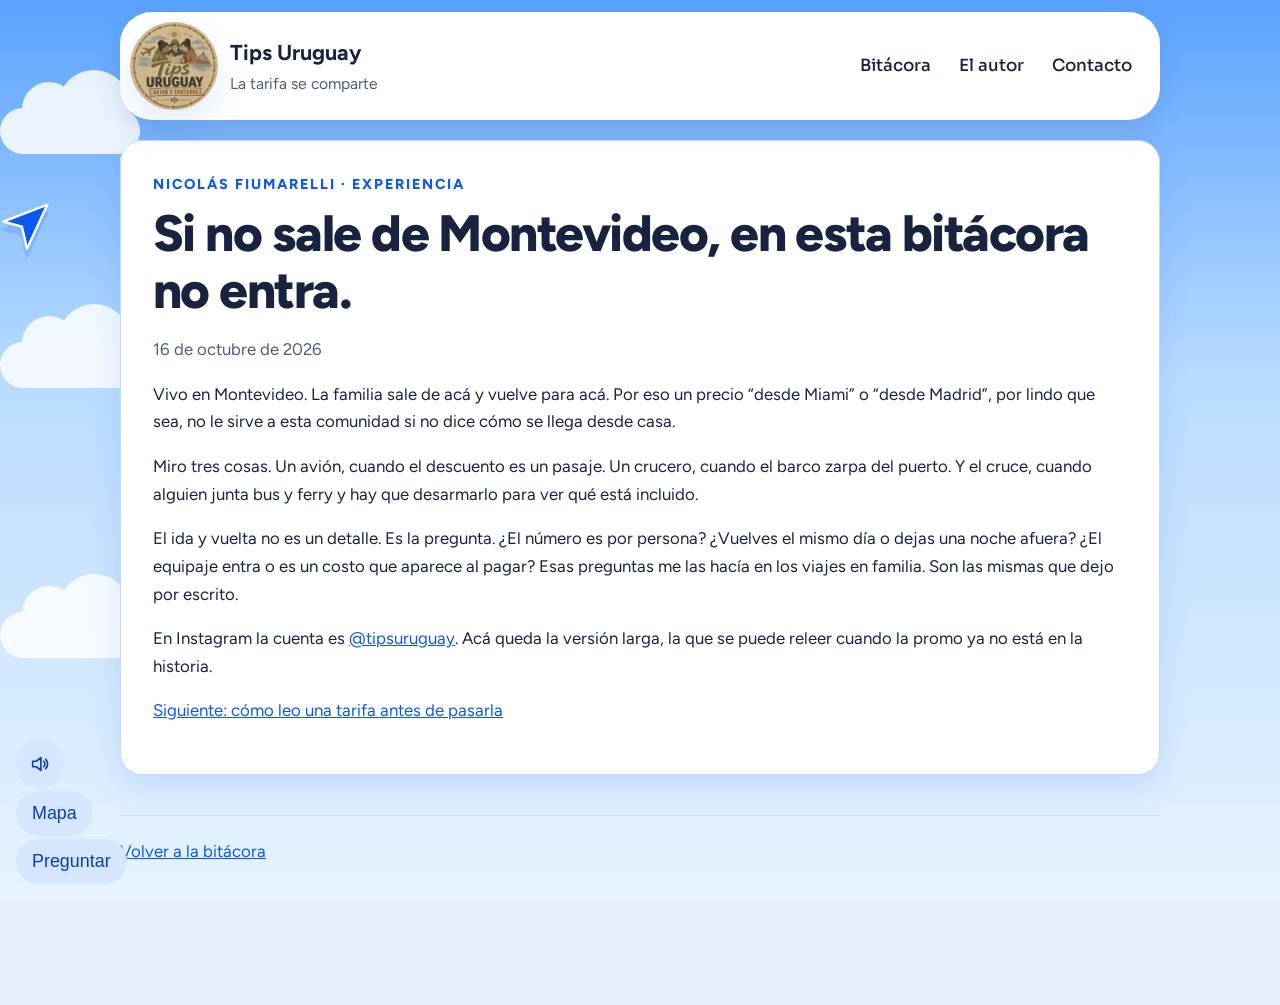
<file: notas/desde-montevideo.html>
<!DOCTYPE html>
<html lang="es-UY">
<head>
  <meta charset="utf-8">
  <meta name="viewport" content="width=device-width, initial-scale=1">
  <title>Siempre ida y vuelta desde Montevideo</title>
  <link rel="stylesheet" href="../css/site.css">
</head>
<body data-root="../">
  <div class="wrap">
    <header class="top">
      <a class="brand" href="../index.html" aria-label="Ir al inicio">
        <img src="../img/logo.jpg" alt="Tips Uruguay">
        <span><strong>Tips Uruguay</strong><em>La tarifa se comparte</em></span>
      </a>
      <nav>
        <a href="../index.html">Bitácora</a>
        <a href="../acerca.html">El autor</a>
        <a href="../contacto.html">Contacto</a>
      </nav>
    </header>
    <article class="post">
      <p class="kicker">Nicolás Fiumarelli · experiencia</p>
      <h1>Si no sale de Montevideo, en esta bitácora no entra.</h1>
      <p class="meta">16 de octubre de 2026</p>
      <p>Vivo en Montevideo. La familia sale de acá y vuelve para acá. Por eso un precio “desde Miami” o “desde Madrid”, por lindo que sea, no le sirve a esta comunidad si no dice cómo se llega desde casa.</p>
      <p>Miro tres cosas. Un avión, cuando el descuento es un pasaje. Un crucero, cuando el barco zarpa del puerto. Y el cruce, cuando alguien junta bus y ferry y hay que desarmarlo para ver qué está incluido.</p>
      <p>El ida y vuelta no es un detalle. Es la pregunta. ¿El número es por persona? ¿Vuelves el mismo día o dejas una noche afuera? ¿El equipaje entra o es un costo que aparece al pagar? Esas preguntas me las hacía en los viajes en familia. Son las mismas que dejo por escrito.</p>
      <p>En Instagram la cuenta es <a href="https://www.instagram.com/tipsuruguay/">@tipsuruguay</a>. Acá queda la versión larga, la que se puede releer cuando la promo ya no está en la historia.</p>
      <p><a href="como-leemos-una-tarifa.html">Siguiente: cómo leo una tarifa antes de pasarla</a></p>
    </article>
    <footer><a href="../index.html">Volver a la bitácora</a></footer>
  </div>
<script src="../js/site.js"></script>
</body>
</html>
</file>
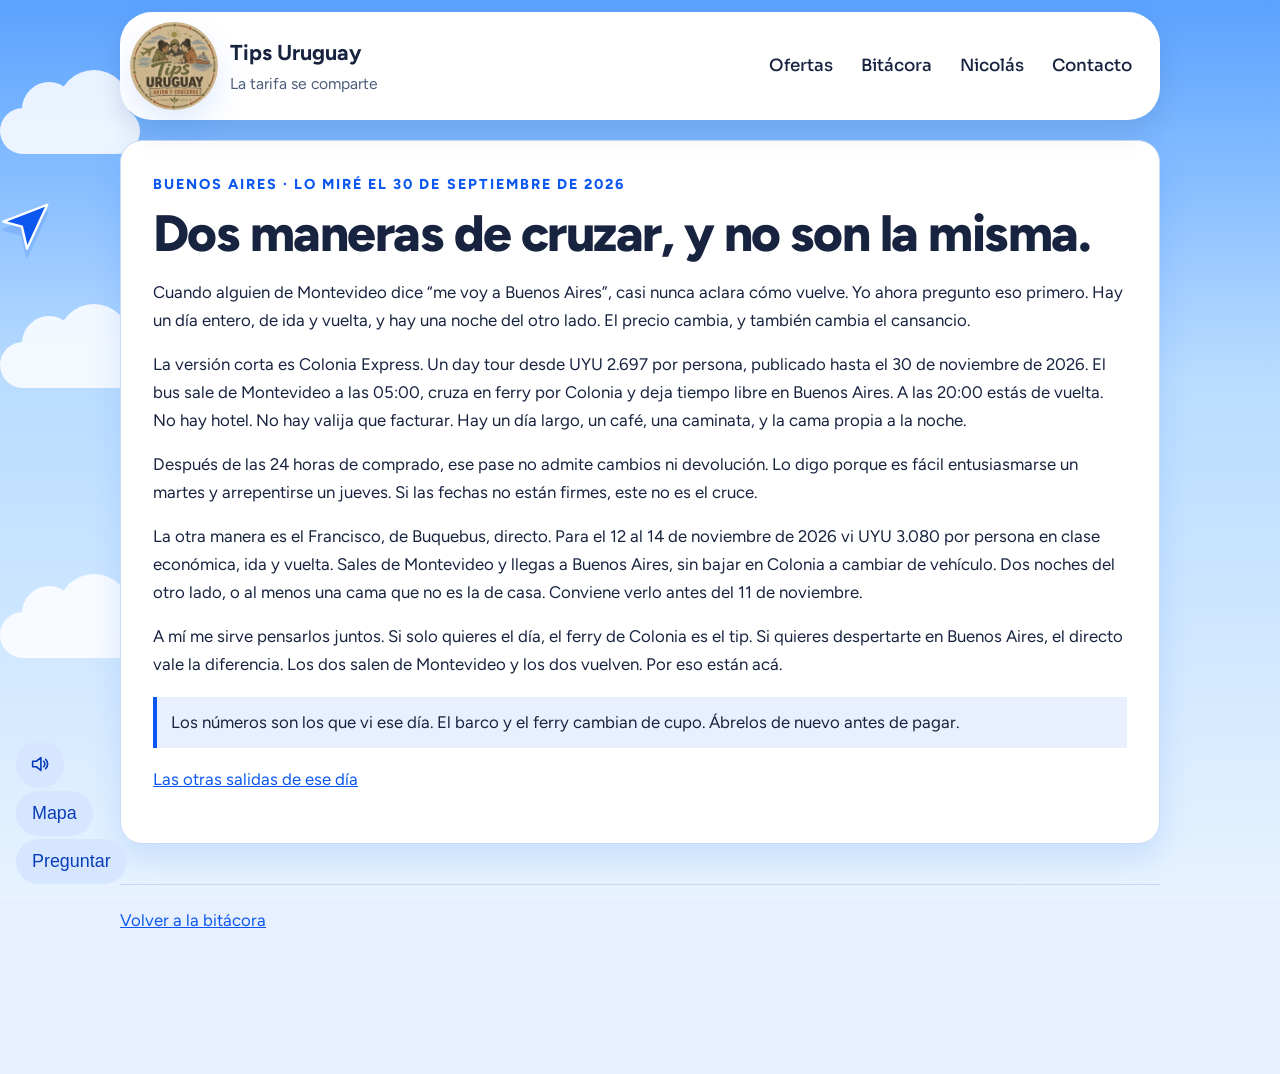
<file: notas/dos-maneras-de-cruzar.html>
<!DOCTYPE html>
<html lang="es-UY">
<head>
  <meta charset="utf-8">
  <meta name="viewport" content="width=device-width, initial-scale=1">
  <title>Dos maneras de cruzar a Buenos Aires</title>
  <link rel="stylesheet" href="../css/site.css">
</head>
<body data-root="../">
  <div class="wrap">
    <header class="top">
      <a class="brand" href="../index.html" aria-label="Ir al inicio">
        <img src="../img/logo.jpg" alt="Tips Uruguay">
        <span><strong>Tips Uruguay</strong><em>La tarifa se comparte</em></span>
      </a>
      <nav>
        <a href="../ofertas.html">Ofertas</a>
        <a href="../bitacora.html">Bitácora</a>
        <a href="../acerca.html">Nicolás</a>
        <a href="../contacto.html">Contacto</a>
      </nav>
    </header>
    <article class="post">
      <p class="kicker">Buenos Aires · lo miré el 30 de septiembre de 2026</p>
      <h1>Dos maneras de cruzar, y no son la misma.</h1>
      <p>Cuando alguien de Montevideo dice “me voy a Buenos Aires”, casi nunca aclara cómo vuelve. Yo ahora pregunto eso primero. Hay un día entero, de ida y vuelta, y hay una noche del otro lado. El precio cambia, y también cambia el cansancio.</p>
      <p>La versión corta es Colonia Express. Un day tour desde UYU 2.697 por persona, publicado hasta el 30 de noviembre de 2026. El bus sale de Montevideo a las 05:00, cruza en ferry por Colonia y deja tiempo libre en Buenos Aires. A las 20:00 estás de vuelta. No hay hotel. No hay valija que facturar. Hay un día largo, un café, una caminata, y la cama propia a la noche.</p>
      <p>Después de las 24 horas de comprado, ese pase no admite cambios ni devolución. Lo digo porque es fácil entusiasmarse un martes y arrepentirse un jueves. Si las fechas no están firmes, este no es el cruce.</p>
      <p>La otra manera es el Francisco, de Buquebus, directo. Para el 12 al 14 de noviembre de 2026 vi UYU 3.080 por persona en clase económica, ida y vuelta. Sales de Montevideo y llegas a Buenos Aires, sin bajar en Colonia a cambiar de vehículo. Dos noches del otro lado, o al menos una cama que no es la de casa. Conviene verlo antes del 11 de noviembre.</p>
      <p>A mí me sirve pensarlos juntos. Si solo quieres el día, el ferry de Colonia es el tip. Si quieres despertarte en Buenos Aires, el directo vale la diferencia. Los dos salen de Montevideo y los dos vuelven. Por eso están acá.</p>
      <p class="callout">Los números son los que vi ese día. El barco y el ferry cambian de cupo. Ábrelos de nuevo antes de pagar.</p>
      <p><a href="como-leemos-una-tarifa.html">Las otras salidas de ese día</a></p>
    </article>
    <footer><a href="../bitacora.html">Volver a la bitácora</a></footer>
  </div>
<script src="../js/site.js"></script>
</body>
</html>
</file>
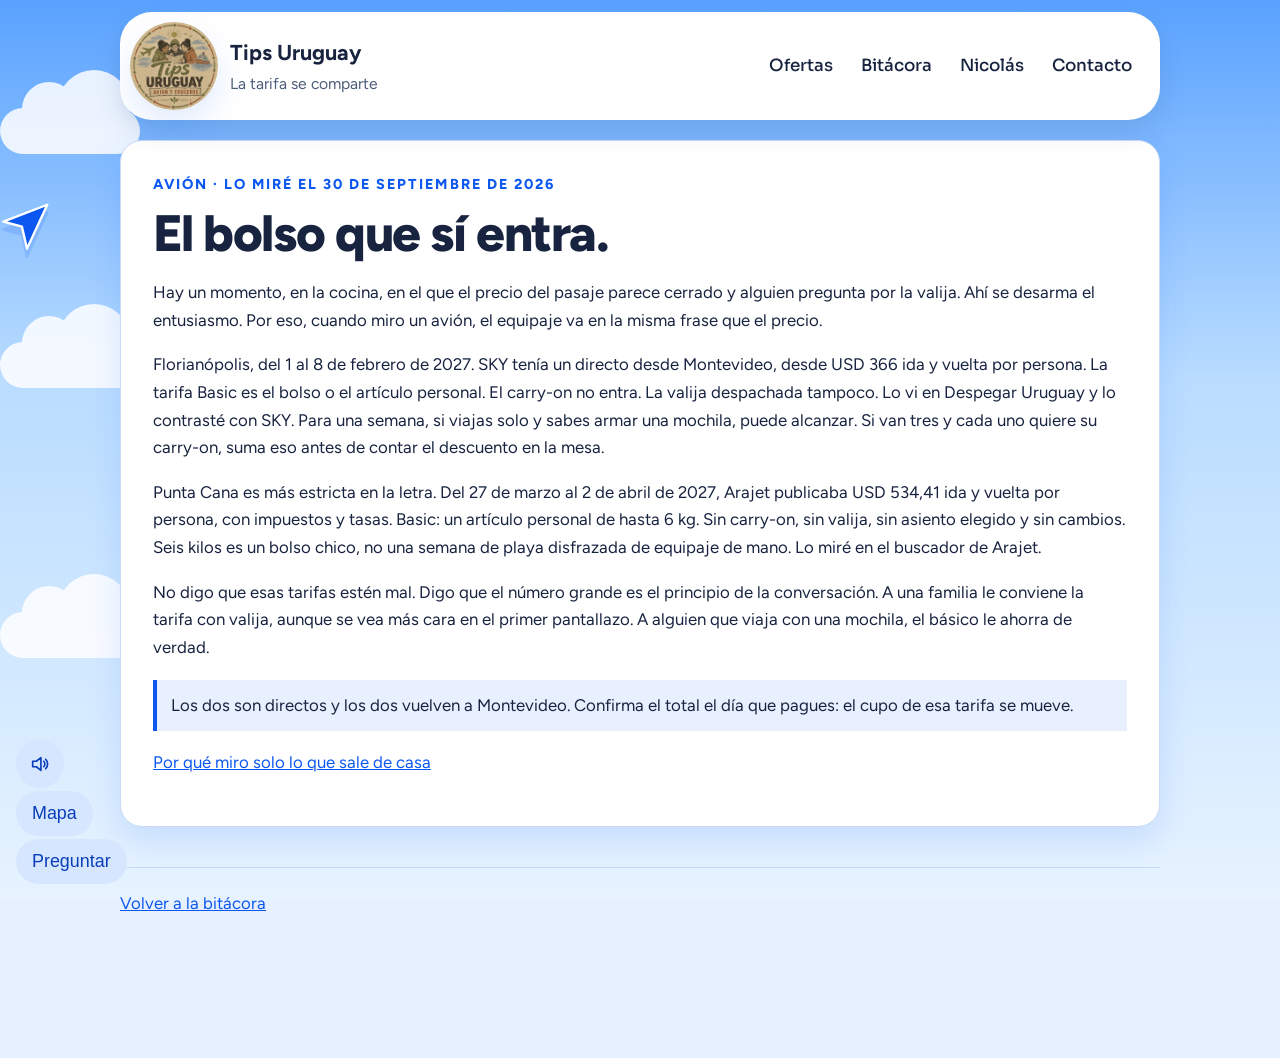
<file: notas/viajar-con-poco-equipaje.html>
<!DOCTYPE html>
<html lang="es-UY">
<head>
  <meta charset="utf-8">
  <meta name="viewport" content="width=device-width, initial-scale=1">
  <title>El bolso que sí entra</title>
  <link rel="stylesheet" href="../css/site.css">
</head>
<body data-root="../">
  <div class="wrap">
    <header class="top">
      <a class="brand" href="../index.html" aria-label="Ir al inicio">
        <img src="../img/logo.jpg" alt="Tips Uruguay">
        <span><strong>Tips Uruguay</strong><em>La tarifa se comparte</em></span>
      </a>
      <nav>
        <a href="../ofertas.html">Ofertas</a>
        <a href="../bitacora.html">Bitácora</a>
        <a href="../acerca.html">Nicolás</a>
        <a href="../contacto.html">Contacto</a>
      </nav>
    </header>
    <article class="post">
      <p class="kicker">Avión · lo miré el 30 de septiembre de 2026</p>
      <h1>El bolso que sí entra.</h1>
      <p>Hay un momento, en la cocina, en el que el precio del pasaje parece cerrado y alguien pregunta por la valija. Ahí se desarma el entusiasmo. Por eso, cuando miro un avión, el equipaje va en la misma frase que el precio.</p>
      <p>Florianópolis, del 1 al 8 de febrero de 2027. SKY tenía un directo desde Montevideo, desde USD 366 ida y vuelta por persona. La tarifa Basic es el bolso o el artículo personal. El carry-on no entra. La valija despachada tampoco. Lo vi en Despegar Uruguay y lo contrasté con SKY. Para una semana, si viajas solo y sabes armar una mochila, puede alcanzar. Si van tres y cada uno quiere su carry-on, suma eso antes de contar el descuento en la mesa.</p>
      <p>Punta Cana es más estricta en la letra. Del 27 de marzo al 2 de abril de 2027, Arajet publicaba USD 534,41 ida y vuelta por persona, con impuestos y tasas. Basic: un artículo personal de hasta 6 kg. Sin carry-on, sin valija, sin asiento elegido y sin cambios. Seis kilos es un bolso chico, no una semana de playa disfrazada de equipaje de mano. Lo miré en el buscador de Arajet.</p>
      <p>No digo que esas tarifas estén mal. Digo que el número grande es el principio de la conversación. A una familia le conviene la tarifa con valija, aunque se vea más cara en el primer pantallazo. A alguien que viaja con una mochila, el básico le ahorra de verdad.</p>
      <p class="callout">Los dos son directos y los dos vuelven a Montevideo. Confirma el total el día que pagues: el cupo de esa tarifa se mueve.</p>
      <p><a href="desde-montevideo.html">Por qué miro solo lo que sale de casa</a></p>
    </article>
    <footer><a href="../bitacora.html">Volver a la bitácora</a></footer>
  </div>
<script src="../js/site.js"></script>
</body>
</html>
</file>
<file: css/site.css>
@import url("https://fonts.googleapis.com/css2?family=Figtree:wght@500;700;800&family=Sora:wght@500;600;700&display=swap");

:root {
  --ink: #17233f;
  --muted: #4d5d7a;
  --paper: #e7f0ff;
  --card: #ffffff;
  --line: #c9daf6;
  --leaf: #0b57f0;
  --leaf-deep: #0b57f0;
  --clay: #0b57f0;
  --stamp: #0b57f0;
  --blue: #0b57f0;
  --blue-deep: #083eb8;
  --shadow: 0 14px 32px rgba(11, 87, 240, 0.12);
  --font: "Figtree", "Avenir Next", "Verdana", sans-serif;
  --font-boton: "Sora", "Avenir Next", sans-serif;
}

* { box-sizing: border-box; }
html { scroll-behavior: smooth; cursor: url("../img/cursor-avion.svg") 26 4, auto; }
html * { cursor: url("../img/cursor-avion.svg") 26 4, auto; }
body {
  margin: 0;
  color: var(--ink);
  background:
    radial-gradient(circle at 8% 0%, rgba(11, 87, 240, 0.16), transparent 32%),
    radial-gradient(circle at 100% 12%, rgba(56, 189, 248, 0.22), transparent 28%),
    var(--paper);
  font-family: var(--font);
  line-height: 1.65;
  font-size: 1.05rem;
}
img { max-width: 100%; height: auto; display: block; }
a { color: var(--leaf-deep); }
h1, h2, h3 { font-family: var(--font); font-weight: 800; line-height: 1.12; letter-spacing: -0.03em; }

.cielo {
  position: fixed;
  inset: 0;
  z-index: 0;
  pointer-events: none;
  overflow: hidden;
  background: linear-gradient(180deg, #5aa2ff 0%, #b9dcff 42%, #e7f3ff 100%);
}
.nube, .avion-fondo { position: absolute; display: block; }
.nube {
  height: 46px;
  width: 140px;
  background: #fff;
  border-radius: 40px;
  opacity: 0.85;
  animation: nubes 36s linear infinite;
}
.nube::before, .nube::after {
  content: "";
  position: absolute;
  background: #fff;
  border-radius: 50%;
}
.nube::before { width: 54px; height: 54px; left: 22px; top: -26px; }
.nube::after { width: 72px; height: 72px; left: 58px; top: -38px; }
.n1 { top: 12%; animation-duration: 42s; }
.n2 { top: 38%; width: 180px; animation-duration: 55s; animation-delay: -18s; }
.n3 { top: 68%; animation-duration: 48s; animation-delay: -8s; }
.avion-fondo {
  top: 22%;
  width: 54px;
  height: 54px;
  background: url("../img/cursor-avion.svg") center / contain no-repeat;
  animation: avion 22s linear infinite;
  filter: drop-shadow(0 8px 0 rgba(11, 87, 240, 0.15));
}
@keyframes nubes { from { left: 110%; } to { left: -30%; } }
@keyframes avion { from { left: -10%; } to { left: 110%; } }
.wrap { width: min(1040px, calc(100% - 28px)); margin: 0 auto; position: relative; z-index: 1; }
.top {
  position: sticky;
  top: 12px;
  z-index: 15;
  display: flex;
  justify-content: space-between;
  align-items: center;
  gap: 16px;
  margin: 12px 0 20px;
  padding: 10px 16px 10px 10px;
  background: #fff;
  border-radius: 32px;
  box-shadow: 0 12px 28px rgba(23, 35, 63, 0.1);
}
.brand { display: flex; align-items: center; gap: 12px; text-decoration: none; color: inherit; min-width: 0; }
.brand img { width: 88px; height: 88px; border-radius: 50%; flex: none; box-shadow: var(--shadow); transition: transform 0.45s ease; }
.brand:hover img, .brand:focus-visible img { transform: scale(1.06); }
.brand strong { display: block; font-size: 1.35rem; }
.brand em { display: block; font-style: normal; color: var(--muted); font-size: 0.98rem; }
nav { display: flex; flex-wrap: wrap; gap: 4px; align-items: center; }
nav a {
  text-decoration: none;
  color: var(--ink);
  font-family: var(--font-boton);
  font-weight: 500;
  font-size: 1.05rem;
  border-radius: 999px;
  padding: 7px 12px;
  transition: background 0.35s ease, color 0.35s ease;
}
nav a:hover, nav a:focus-visible { background: #d6e6ff; color: #083eb8; outline: none; }
nav a.aqui { background: #0b57f0; color: #fff; }
.menu summary {
  list-style: none;
  width: fit-content;
  background: #fff;
  border: 1px solid var(--line);
  border-radius: 999px;
  padding: 8px 16px;
  font-family: var(--font-boton);
  font-weight: 500;
  transition: background 0.35s ease, color 0.35s ease, border-color 0.35s ease;
}
.menu summary::-webkit-details-marker { display: none; }
.menu summary:hover, .menu summary:focus-visible { background: #d6e6ff; color: #083eb8; border-color: #0b57f0; outline: none; }
.menu[open] nav { margin-top: 8px; background: #fff; border: 1px solid var(--line); border-radius: 18px; padding: 8px; box-shadow: var(--shadow); }

.hero, .layout, .post { margin-bottom: 28px; }
.hero {
  display: grid;
  grid-template-columns: 1.05fr 0.95fr;
  gap: 18px;
  align-items: center;
}
.hero-texto { display: grid; gap: 14px; }
.cubo-escena {
  --lado: min(78vw, 320px);
  perspective: 1400px;
  min-height: calc(var(--lado) + 72px);
  display: grid;
  place-items: center;
  align-content: center;
}
.cubo-enlace { display: block; width: var(--lado); height: var(--lado); text-decoration: none; }
.cubo {
  width: var(--lado);
  height: var(--lado);
  position: relative;
  transform-style: preserve-3d;
  transition: transform 1.35s cubic-bezier(.45, .05, .2, 1);
}
.cara {
  position: absolute;
  inset: 0;
  overflow: hidden;
  border-radius: 18px;
  background: #dbe7ff;
  backface-visibility: hidden;
  box-shadow: 0 16px 36px rgba(42, 36, 28, 0.18);
}
.cara img { width: 100%; height: 100%; object-fit: cover; }
.cara.frente { transform: translateZ(calc(var(--lado) / 2)); }
.cara.atras { transform: rotateY(180deg) translateZ(calc(var(--lado) / 2)); }
.cara.derecha { transform: rotateY(90deg) translateZ(calc(var(--lado) / 2)); }
.cara.izquierda { transform: rotateY(-90deg) translateZ(calc(var(--lado) / 2)); }
.cara.arriba { transform: rotateX(90deg) translateZ(calc(var(--lado) / 2)); }
.cara.abajo { transform: rotateX(-90deg) translateZ(calc(var(--lado) / 2)); }
.cubo-titulo {
  margin: 14px 0 0;
  text-align: center;
  font-family: var(--font);
  font-weight: 800;
  font-size: 1.15rem;
}
.intro, .author, .note, .side a, article.post, .card, .notas a, .sites a, .voz, .hilo {
  background: var(--card);
  border: 1px solid var(--line);
  border-radius: 22px;
  box-shadow: var(--shadow);
  transition: border-color 0.4s ease, box-shadow 0.4s ease, transform 0.4s ease, background 0.4s ease;
}
.card:hover, .card:focus-within,
.note:hover, .note:focus-visible,
.side a:hover, .side a:focus-visible,
.notas a:hover, .notas a:focus-visible,
.sites a:hover, .sites a:focus-visible,
.voz:hover, .hilo:hover {
  border-color: #0b57f0;
  box-shadow: 0 18px 36px rgba(11, 87, 240, 0.18);
  transform: translateY(-3px);
}
.intro:hover, .author:hover, article.post:hover, .intro:focus-within, article.post:focus-within {
  border-color: #9db7ef;
  box-shadow: 0 18px 36px rgba(11, 87, 240, 0.16);
}
.intro, .author, article.post { padding: clamp(18px, 3vw, 32px); }
.kicker {
  margin: 0;
  letter-spacing: 0.14em;
  text-transform: uppercase;
  font-size: 0.9rem;
  color: var(--clay);
  font-weight: 750;
}
h1 { font-size: clamp(2.1rem, 6vw, 4.1rem); margin: 8px 0 12px; }
.lede { font-size: 1.12rem; margin-top: 0; }
.author { display: grid; grid-template-columns: 96px 1fr; gap: 14px; align-items: center; padding: 16px; }
.author img { width: 96px; height: 96px; border-radius: 50%; }
.author p { margin: 6px 0 0; color: var(--muted); }

.layout { display: grid; grid-template-columns: 1.35fr 0.75fr; gap: 16px; }
.note h2 { margin: 8px 0; font-size: clamp(1.7rem, 3vw, 2.3rem); }
.note { display: block; padding: 22px; text-decoration: none; color: inherit; }
.card-foto, .ficha-foto, .cara img, .foto-viaje img, .author img {
  transition: transform 0.55s ease;
}
.card:hover .card-foto, .card:focus-within .card-foto,
.cubo-enlace:hover .cara img, .cubo-enlace:focus-visible .cara img,
.foto-viaje:hover img, .author:hover img { transform: scale(1.06); }
.meta { color: var(--muted); font-size: 1.05rem; }
.side { display: grid; gap: 12px; align-content: start; }
.side a {
  display: block;
  padding: 16px;
  text-decoration: none;
  color: inherit;
}
.side strong { display: block; font-family: var(--font); font-size: 1.2rem; }
.notas { display: grid; grid-template-columns: repeat(auto-fit, minmax(220px, 1fr)); gap: 14px; }
.notas a {
  display: block;
  background: var(--card);
  border: 1px solid var(--line);
  border-radius: 18px;
  padding: 16px;
  text-decoration: none;
  color: inherit;
}
input, textarea, select {
  transition: border-color 0.35s ease, box-shadow 0.35s ease, background 0.35s ease;
}
input:focus, textarea:focus, select:focus {
  outline: none;
  border-color: #0b57f0;
  box-shadow: 0 0 0 4px rgba(11, 87, 240, 0.16);
  background: #fff;
}
button { transition: background 0.35s ease, color 0.35s ease; }
.notas strong { display: block; font-family: var(--font); font-size: 1.25rem; margin: 6px 0; }

article.post { margin-bottom: 40px; }
article.post h1 { font-size: clamp(1.9rem, 4.5vw, 3.2rem); }
.callout {
  background: #e8f0ff;
  border-left: 4px solid var(--blue);
  padding: 12px 14px;
  margin: 18px 0;
}
table { width: 100%; border-collapse: collapse; font-size: 0.95rem; }
th, td { text-align: left; padding: 10px 8px; border-bottom: 1px solid var(--line); vertical-align: top; }
footer {
  display: flex;
  justify-content: space-between;
  gap: 12px;
  flex-wrap: wrap;
  border-top: 1px solid var(--line);
  color: var(--muted);
  padding: 22px 0 140px;
}
.cards { display: grid; grid-template-columns: repeat(auto-fit, minmax(240px, 1fr)); gap: 14px; }
.card {
  display: flex;
  flex-direction: column;
  background: var(--card);
  border: 1px solid var(--line);
  border-radius: 22px;
  padding: 0 0 14px;
  overflow: hidden;
  color: inherit;
  font-family: var(--font);
}
.card a { display: block; text-decoration: none; color: inherit; }
.card-foto { width: 100%; aspect-ratio: 4 / 5; object-fit: cover; background: #dbe7ff; }
.card-cuerpo { display: block; padding: 14px 16px 0; }
.ficha-foto { max-width: 420px; border-radius: 18px; margin-bottom: 16px; }
.card:hover { border-color: #0b57f0; }
.tag {
  display: inline-block;
  background: #e7efff;
  color: var(--blue-deep);
  border-radius: 999px;
  padding: 3px 10px;
  font-size: 0.95rem;
  font-weight: 700;
  letter-spacing: 0.04em;
  text-transform: uppercase;
}
.price { font-family: var(--font); font-weight: 800; font-size: 1.7rem; margin: 8px 0 0; color: var(--blue-deep); }
.sites { display: grid; grid-template-columns: repeat(auto-fit, minmax(180px, 1fr)); gap: 10px; padding: 0; list-style: none; }
.sites a { display: block; background: var(--card); border: 1px solid var(--line); border-radius: 14px; padding: 12px; text-decoration: none; }
.menu { display: none; }
.chat-launcher, .chat-panel, button { font-weight: 500; font-size: 1.12rem; }
.mapa-launcher, .chat-launcher {
  position: fixed;
  left: 16px;
  z-index: 20;
  border: 0;
  background: #d6e6ff;
  color: #083eb8;
  border-radius: 999px;
  padding: 12px 16px;
  font-weight: 500;
  cursor: pointer;
}
.mapa-launcher { bottom: 64px; }
.jazz-launcher {
  bottom: 112px;
  width: 48px;
  height: 48px;
  padding: 0;
  display: grid;
  place-items: center;
}
.jazz-launcher svg {
  width: 22px;
  height: 22px;
  fill: none;
  stroke: currentColor;
  stroke-width: 1.8;
  stroke-linecap: round;
  stroke-linejoin: round;
}
.mapa-launcher.activa, .chat-launcher.activa, .jazz-launcher.activa { background: #0b57f0; color: #fff; }
.chat-launcher { bottom: 16px; }
.credito-jazz { font-size: 1rem; color: var(--muted); }
.mapa-panel {
  position: fixed;
  left: 16px;
  bottom: 116px;
  z-index: 21;
  width: min(720px, calc(100vw - 32px));
  height: min(480px, 64vh);
  display: none;
  flex-direction: column;
  background: #fff;
  border: 1px solid var(--line);
  border-radius: 18px;
  box-shadow: var(--shadow);
  overflow: hidden;
}
.mapa-panel.abierto { display: flex; }
.mapa-panel header { display: flex; justify-content: space-between; align-items: center; padding: 10px 12px; background: #e8f0ff; }
.mapa-panel header button { border: 0; background: #d6e6ff; color: #083eb8; border-radius: 999px; padding: 6px 12px; cursor: pointer; font-weight: 500; }
.mapa-lienzo { flex: 1; min-height: 240px; }
.mapa-estado { margin: 0; padding: 8px 12px; color: var(--muted); font-size: 1.05rem; }
.chat-panel {
  position: fixed;
  left: 16px;
  bottom: 116px;
  z-index: 20;
  width: min(360px, calc(100vw - 32px));
  max-height: min(70vh, 520px);
  display: none;
  flex-direction: column;
  background: var(--card);
  border: 1px solid var(--line);
  border-radius: 18px;
  box-shadow: var(--shadow);
  overflow: hidden;
}
.chat-panel.abierto { display: flex; }
.chat-panel header, .chat-form { padding: 10px 12px; background: #e8f0ff; }
.chat-panel header { display: flex; justify-content: space-between; align-items: center; }
.chat-panel header button, .chat-form button { border: 0; background: var(--blue); color: #fff; border-radius: 999px; padding: 8px 14px; font-weight: 700; cursor: pointer; }
.agentes { display: flex; gap: 6px; overflow-x: auto; padding: 8px 12px; background: #f4f8ff; }
.agentes button { border: 0; background: #d7e6ff; color: var(--blue-deep); border-radius: 999px; padding: 8px 14px; white-space: nowrap; cursor: pointer; font-weight: 500; }
.agentes button.activa { background: var(--blue); color: #fff; }
.chat-log { overflow: auto; padding: 12px; display: grid; gap: 8px; }
.reacciones { display: flex; gap: 8px; margin-top: 8px; position: relative; z-index: 30; }
.card .reacciones { padding: 0 16px 4px; }
.reacciones button {
  border: 0;
  background: #d6e6ff;
  color: #083eb8;
  border-radius: 999px;
  padding: 8px 14px;
  cursor: pointer;
  pointer-events: auto;
  font-weight: 500;
}
.reacciones button.activa { background: #0b57f0; color: #fff; }
.foto-viaje img { border-radius: 16px; margin-top: 12px; }
.burbuja { margin: 0; padding: 8px 10px; border-radius: 12px; max-width: 95%; }
.burbuja.bot { background: #e8f0ff; }
.burbuja.user { background: #d7e6ff; justify-self: end; }
.chat-form { display: flex; gap: 8px; }
.chat-form input { flex: 1; min-width: 0; border: 1px solid var(--line); border-radius: 999px; padding: 8px 12px; font: inherit; }

@media (max-width: 800px) {
  .top { align-items: flex-start; flex-direction: column; }
  .hero, .layout, .author { grid-template-columns: 1fr; }
  .brand img { width: 72px; height: 72px; }
  .cubo-escena { --lado: min(86vw, 300px); }
  .desktop-nav { display: none; }
  .menu { display: block; width: 100%; }
  .menu nav { display: grid; gap: 4px; }
  .menu nav a { display: block; }
  .mapa-launcher, .chat-launcher, .jazz-launcher, .chat-panel, .mapa-panel { left: 10px; }
  .mapa-panel { width: calc(100vw - 20px); }
  .chat-panel { width: calc(100vw - 20px); max-height: 60vh; }
  table, thead, tbody, th, td, tr { display: block; }
  thead { display: none; }
  tr { margin-bottom: 12px; border-bottom: 1px solid var(--line); }
  td { border: 0; padding: 4px 0; }
  td::before { content: attr(data-label); display: block; font-size: 0.95rem; letter-spacing: 0.06em; text-transform: uppercase; color: var(--muted); }
}

.filtros { display: flex; gap: 8px; flex-wrap: wrap; margin: 12px 0 16px; }
.filtros button { border: 0; background: #d6e6ff; color: #083eb8; border-radius: 999px; padding: 8px 14px; font-weight: 500; }
.filtros button.activa { background: #0b57f0; color: #fff; }
.equipaje { list-style: none; display: flex; flex-wrap: wrap; gap: 8px; padding: 0; margin: 14px 0; }
.equipaje li { display: flex; align-items: center; gap: 8px; background: #eef4ff; border-radius: 14px; padding: 8px 10px; min-width: 180px; }
.equipaje li.no { background: #f4f7fb; color: #6b7c99; }
.equipaje .ico { width: 28px; height: 28px; color: #0b57f0; flex: none; }
.equipaje .ico svg { width: 28px; height: 28px; fill: none; stroke: currentColor; stroke-width: 1.7; stroke-linecap: round; stroke-linejoin: round; }
.voz, .hilo { background: #fff; border: 1px solid var(--line); border-radius: 18px; padding: 14px; margin: 10px 0; }
.hilo { border-top: 6px solid #0b57f0; }
.voz header, .hilo > header { display: flex; flex-wrap: wrap; gap: 8px; align-items: center; }
.avatar { width: 36px; height: 36px; border-radius: 50%; display: grid; place-items: center; color: #fff; font-weight: 700; background: hsl(var(--t), 70%, 46%); }
.voz time, .bandera { color: var(--muted); font-size: 1.02rem; }
.resena { box-shadow: inset 4px 0 0 #38bdf8; }
.contador { border: 0; background: #d6e6ff; color: #083eb8; border-radius: 999px; padding: 4px 10px; font-weight: 500; }
.contador.activa { background: #0b57f0; color: #fff; }
.cuenta { font-weight: 500; }
.comentario-form, .hilos { display: grid; gap: 10px; }
.comentario-form input, .comentario-form textarea, .comentario-form select { width: 100%; border: 1px solid var(--line); border-radius: 12px; padding: 8px 10px; font: inherit; }
.precio-final { display: inline-block; background: #0b57f0; color: #fff; text-decoration: none; border-radius: 999px; padding: 12px 16px; font-weight: 500; }
</file>
